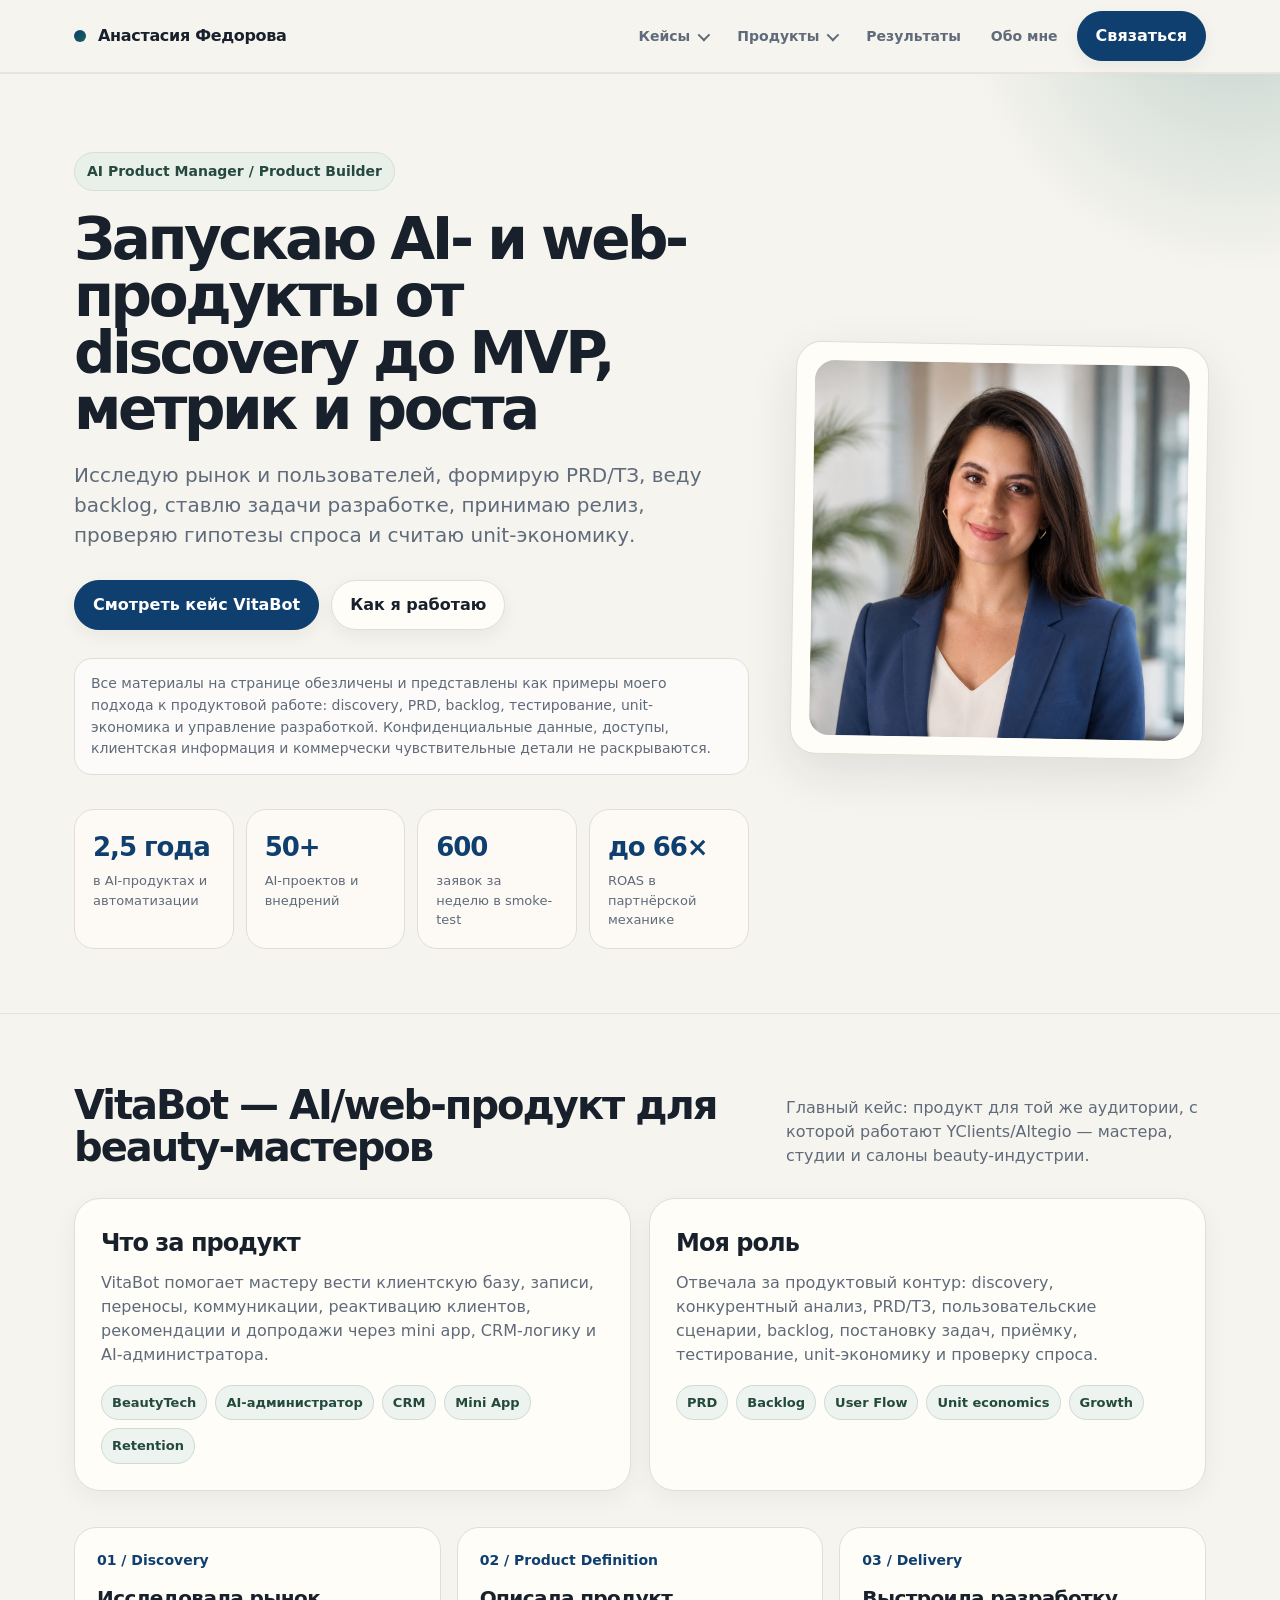
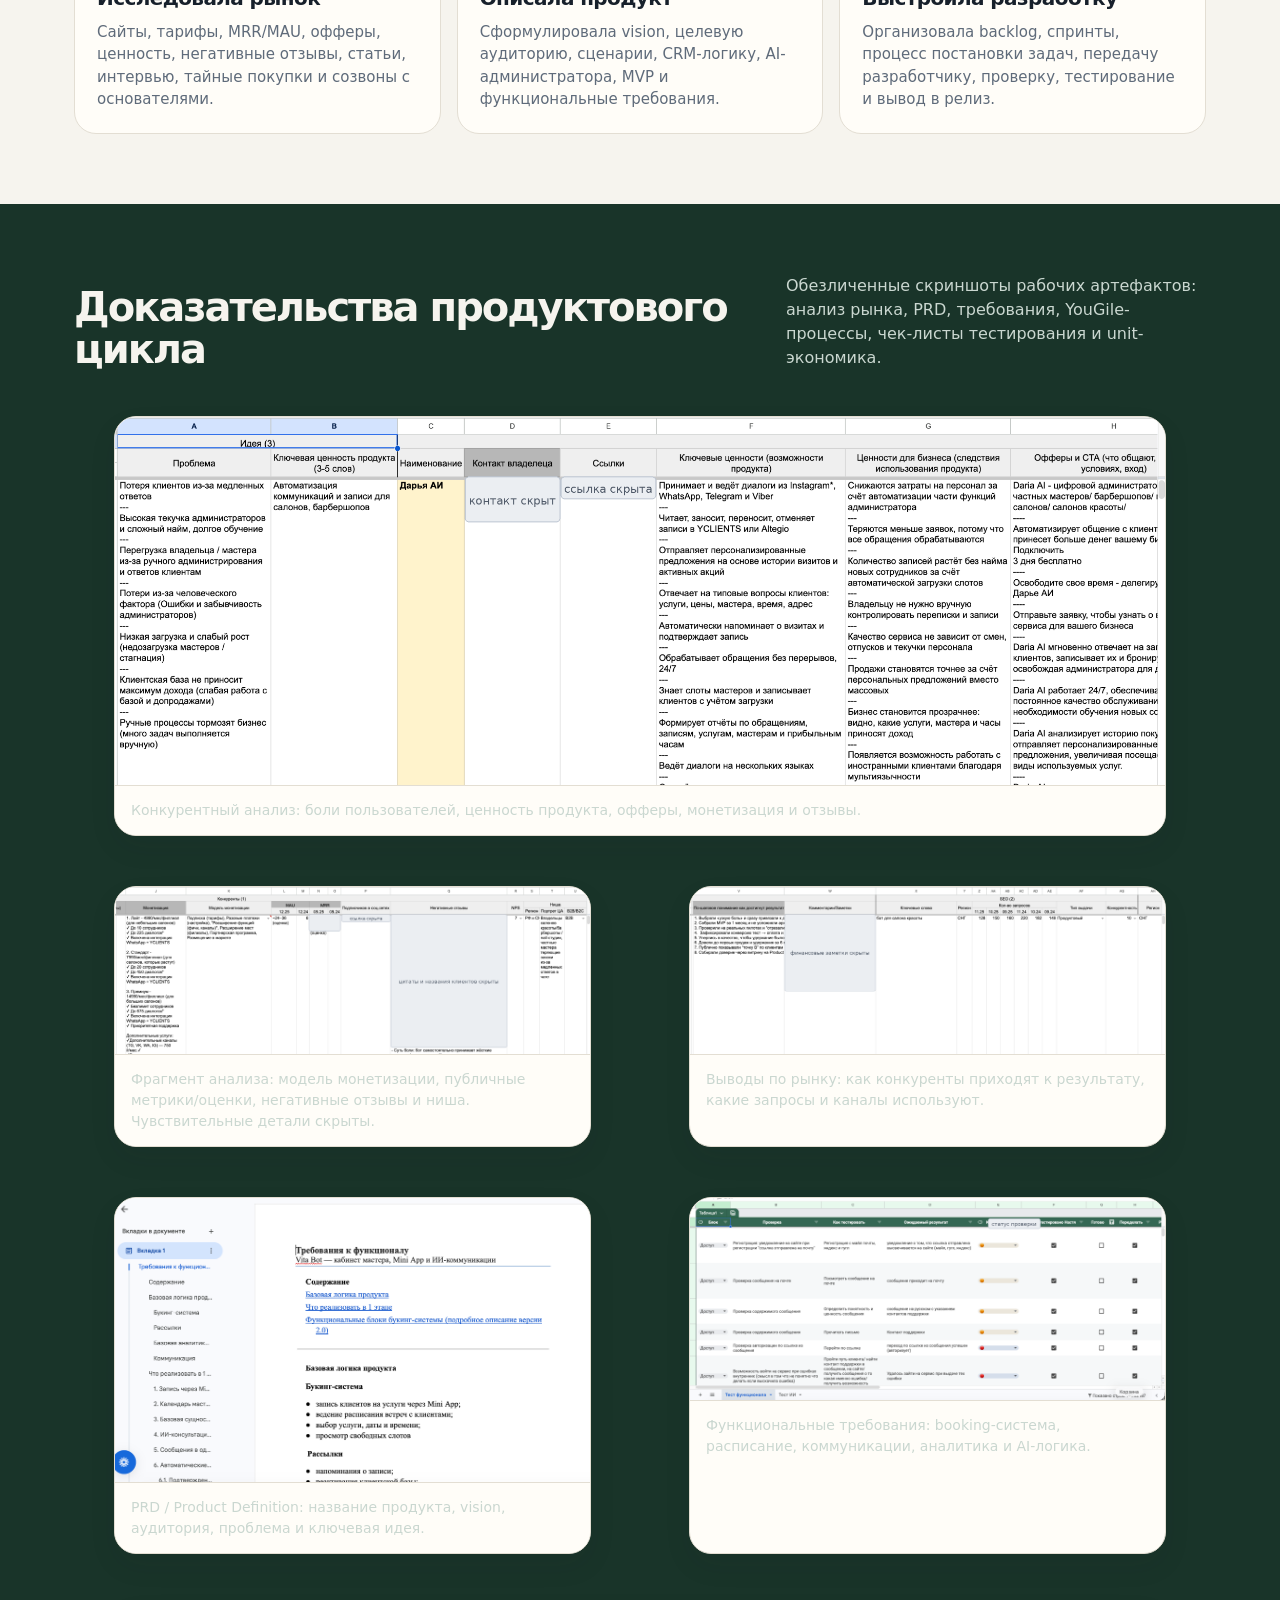
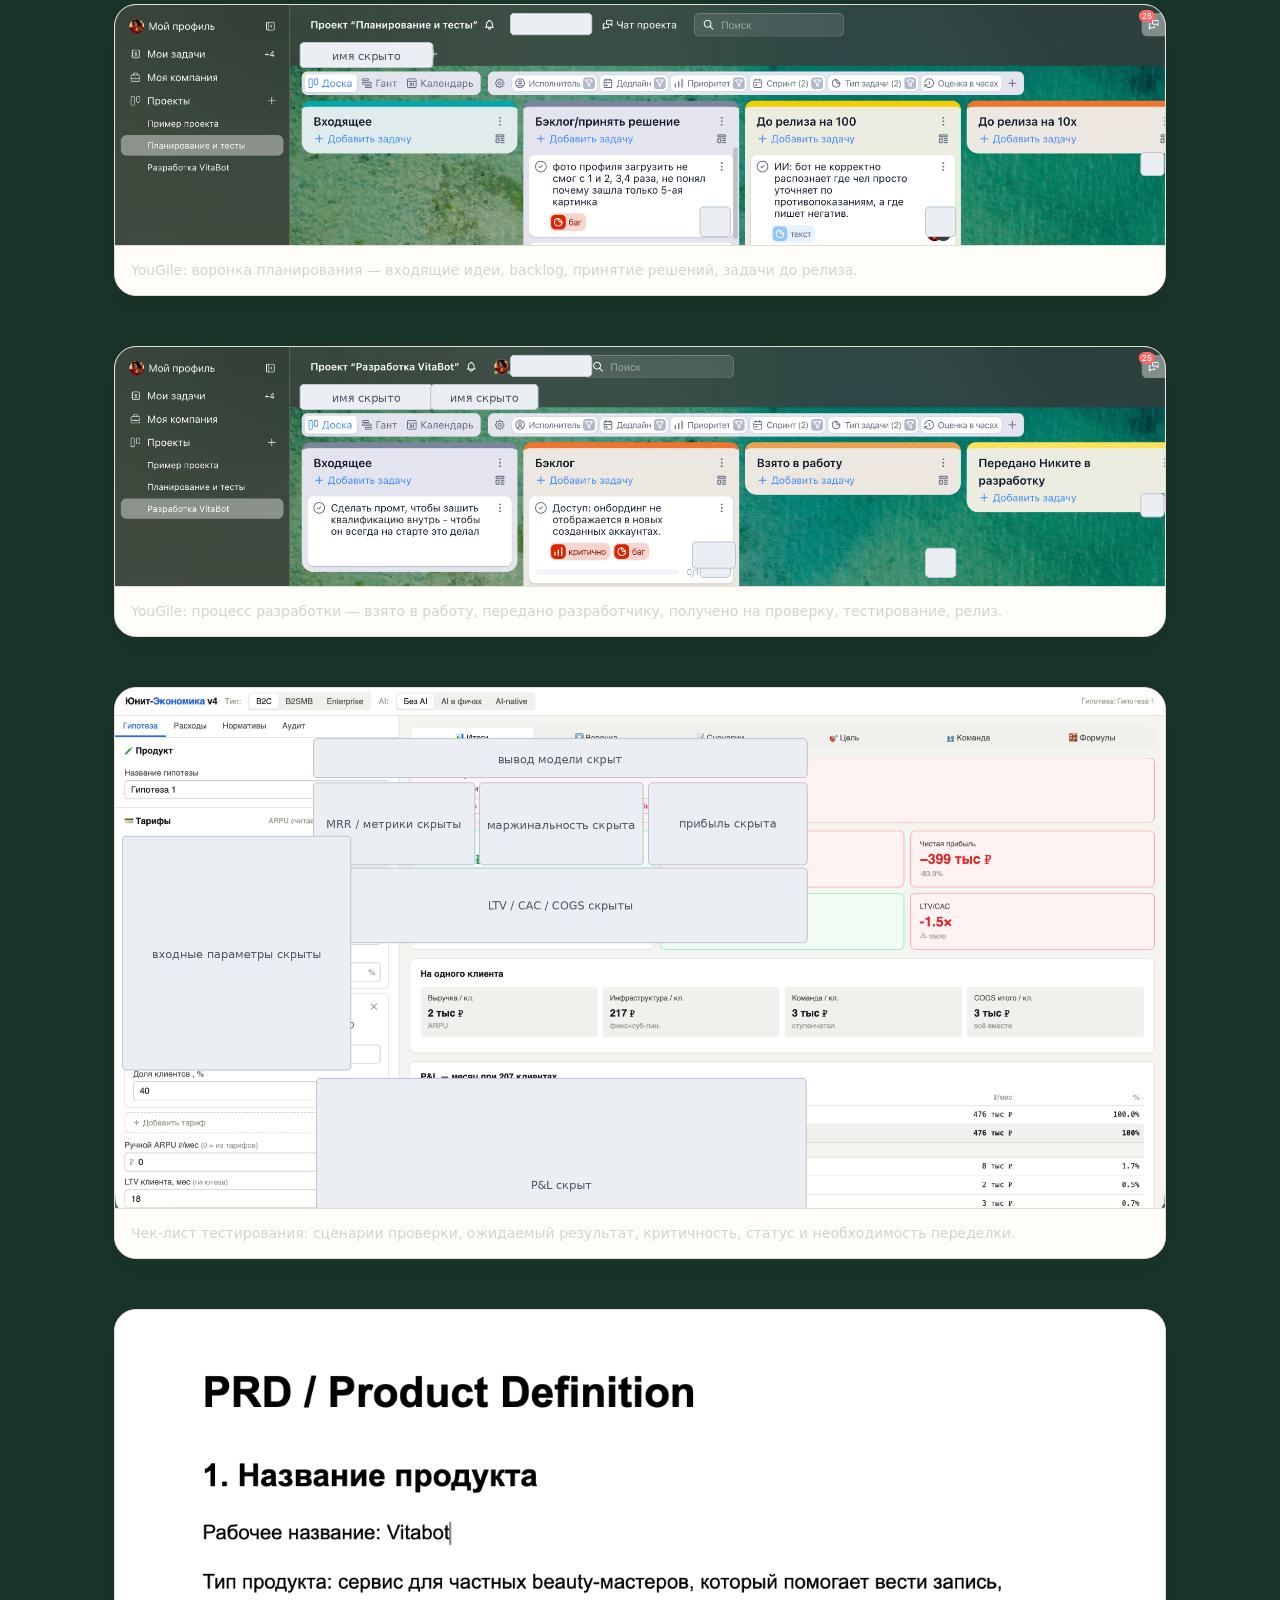
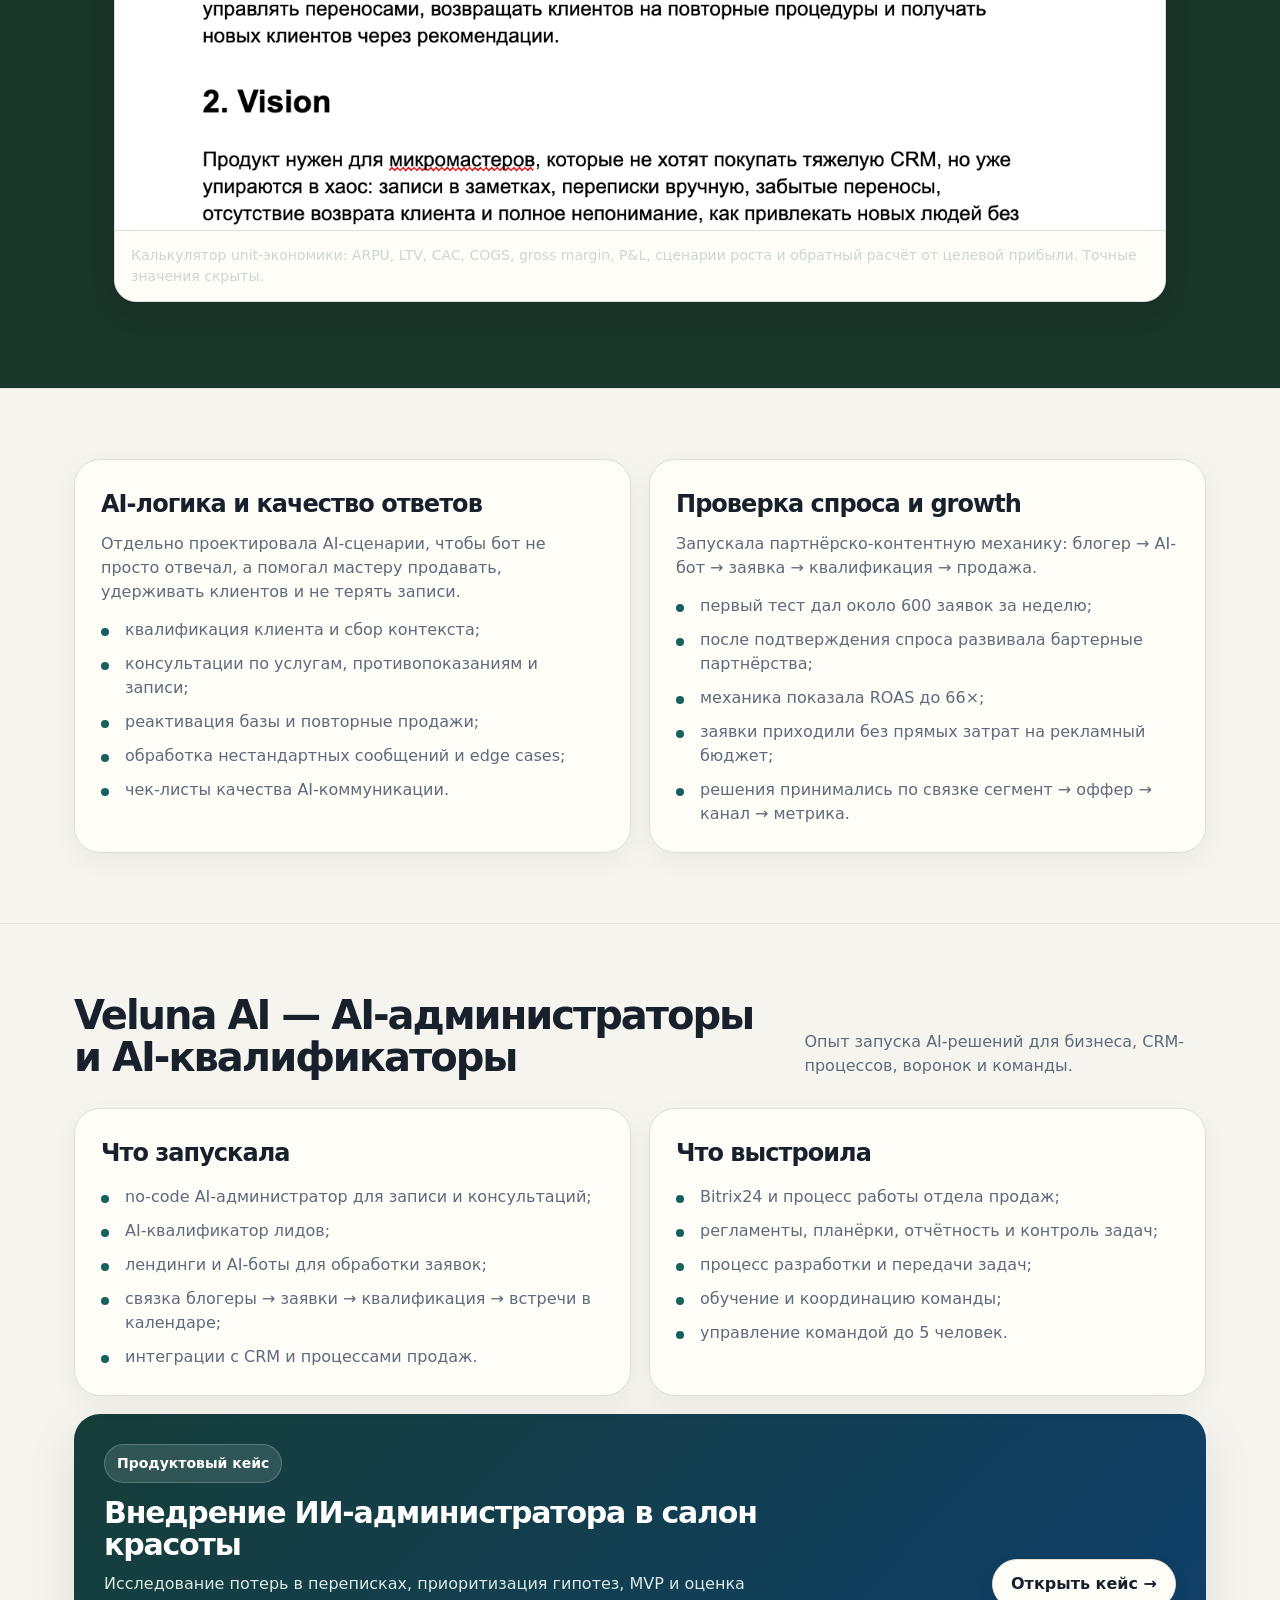
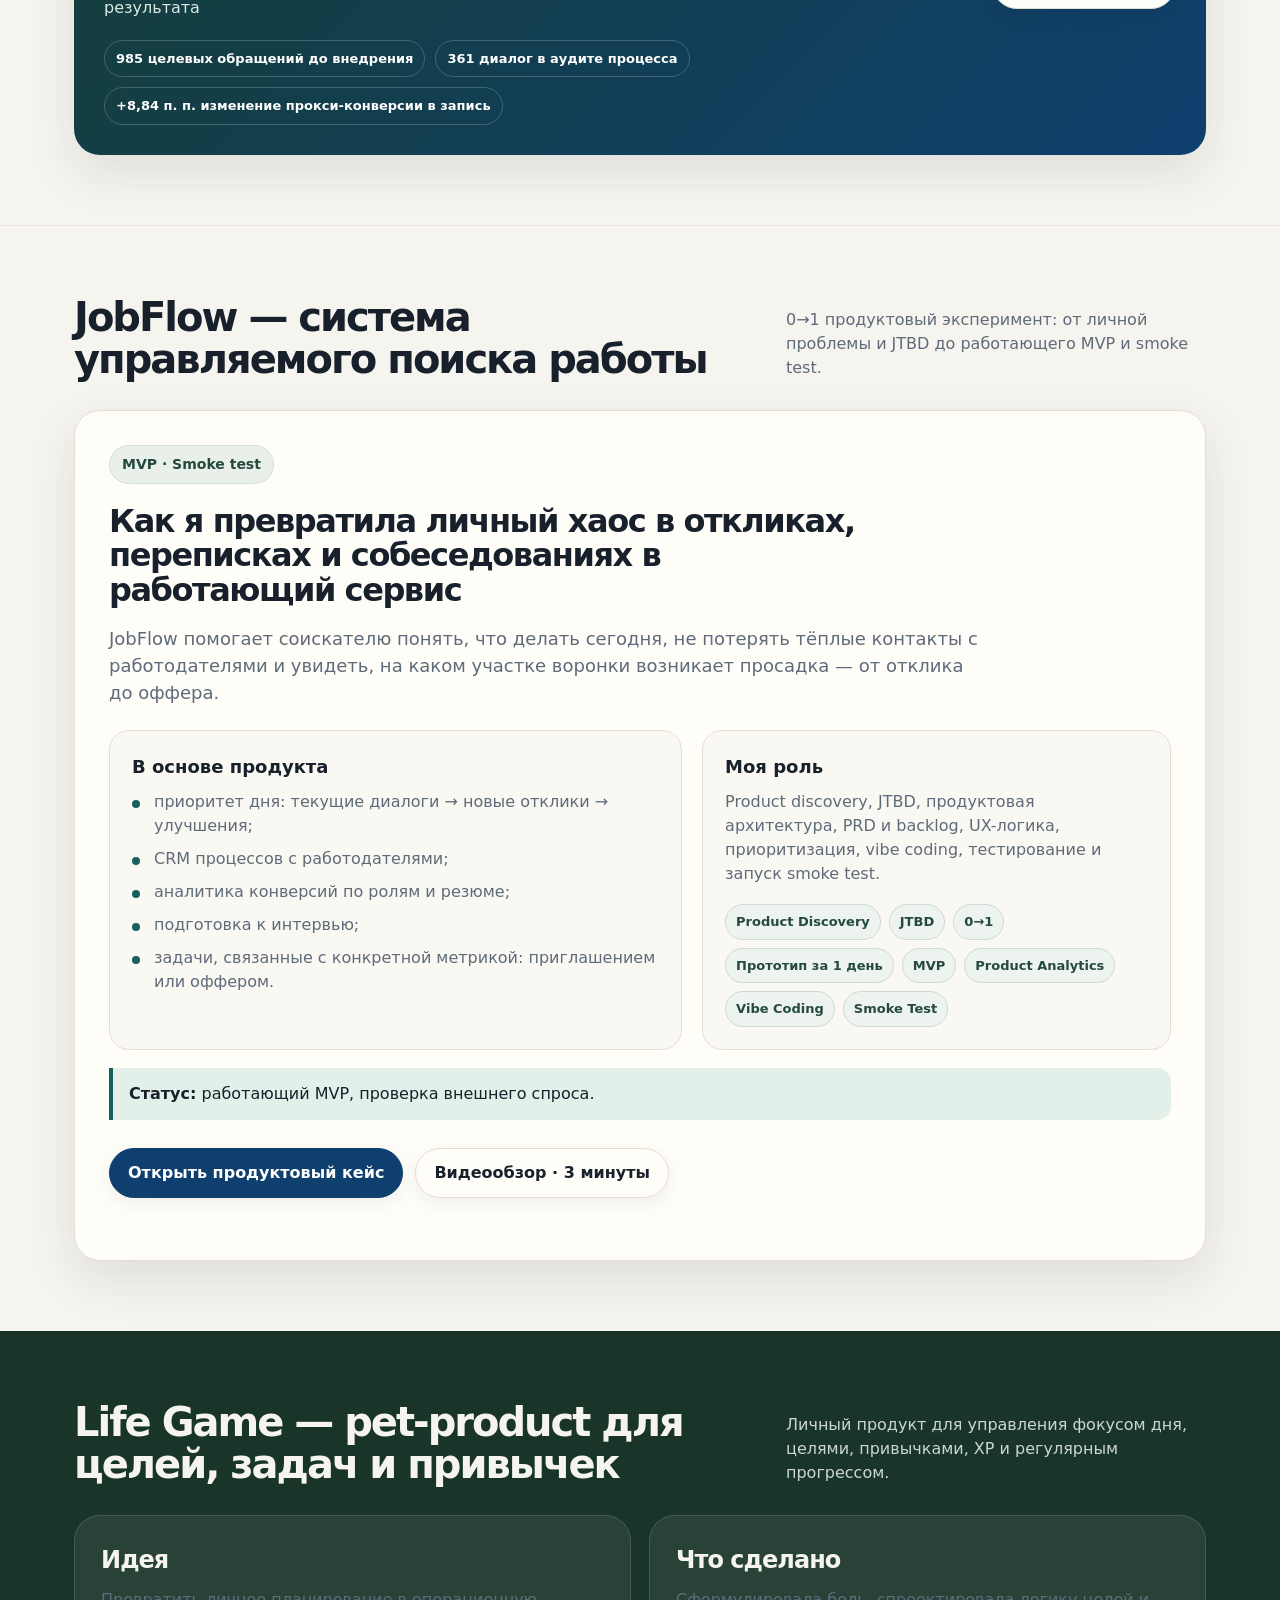
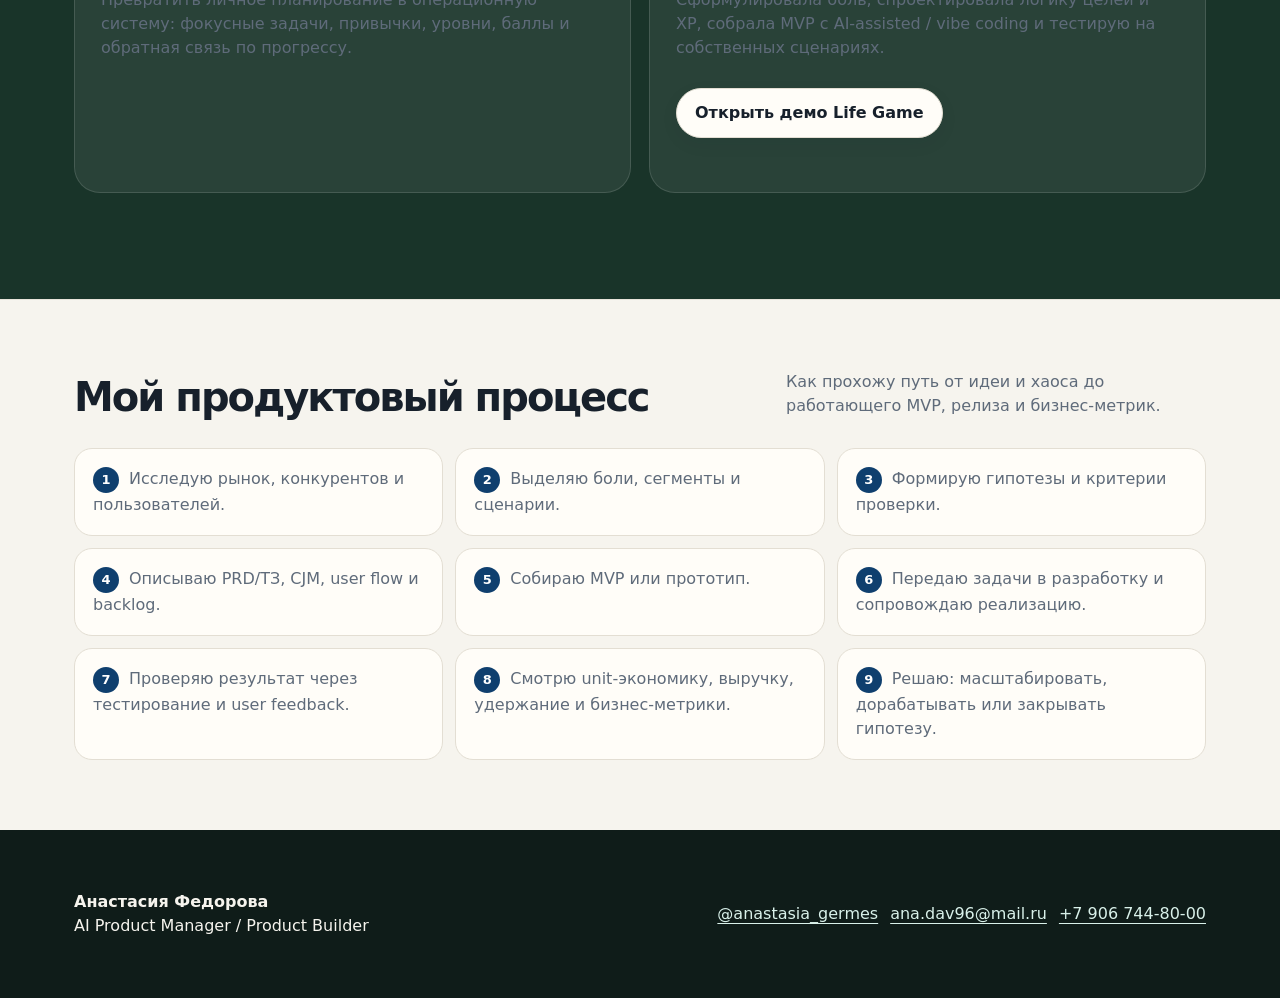
<file: index.html>
<!doctype html>
<html lang="ru">
<head>
  <meta charset="utf-8" />
  <meta name="viewport" content="width=device-width, initial-scale=1" />
  <title>Анастасия Федорова — AI Product Manager / Product Builder</title>
  <meta name="description" content="Портфолио Product Manager: VitaBot, AI-продукты, discovery, PRD, backlog, разработка, тестирование, unit-экономика и growth." />
  <style>
    :root{
      --bg:#f6f4ee; --paper:#fffdf8; --ink:#17202b; --muted:#5f6b7a;
      --line:#e3ded3; --accent:#0f3f6e; --accent2:#16615d; --green:#e3f0e9;
      --sand:#eee5d2; --shadow:0 18px 50px rgba(23,32,43,.10);
      --radius:26px; --max:1180px;
    }
    *{box-sizing:border-box}
    html{scroll-behavior:smooth;scroll-padding-top:92px}
    body{margin:0;font-family:Inter, ui-sans-serif, system-ui, -apple-system, BlinkMacSystemFont, "Segoe UI", Arial, sans-serif;background:var(--bg);color:var(--ink);line-height:1.5}
    a{color:inherit;text-decoration:none}
    .wrap{max-width:var(--max);margin:0 auto;padding:0 24px}
    header{position:sticky;top:0;z-index:20;background:rgba(246,244,238,.86);backdrop-filter:blur(18px);border-bottom:1px solid rgba(227,222,211,.7)}
    .nav{min-height:72px;display:flex;align-items:center;justify-content:space-between;gap:24px}
    .brand{display:flex;align-items:center;gap:12px;font-weight:800;letter-spacing:-.02em}
    .brand-dot{width:12px;height:12px;border-radius:50%;background:linear-gradient(135deg,var(--accent),var(--accent2))}
    .nav-links{display:flex;gap:8px;font-size:14px;color:var(--muted);align-items:center}
    .nav-link,.nav-group>summary{display:flex;align-items:center;min-height:44px;padding:0 11px;border-radius:12px;font-weight:700;cursor:pointer;list-style:none}
    .nav-group>summary::-webkit-details-marker,.mobile-nav>summary::-webkit-details-marker{display:none}
    .nav-link:hover,.nav-group>summary:hover,.nav-group[open]>summary{background:var(--paper);color:var(--ink)}
    .nav-group{position:relative}
    .nav-group>summary:after{content:"";width:7px;height:7px;margin-left:8px;border-right:2px solid currentColor;border-bottom:2px solid currentColor;transform:rotate(45deg) translateY(-2px)}
    .nav-group[open]>summary:after{transform:rotate(225deg) translate(-1px,-1px)}
    .dropdown{position:absolute;top:calc(100% + 10px);left:0;width:330px;padding:10px;border:1px solid var(--line);border-radius:18px;background:var(--paper);box-shadow:var(--shadow)}
    .dropdown a{display:block;padding:12px;border-radius:12px;color:var(--ink)}
    .dropdown a:hover{background:var(--green)}
    .dropdown strong,.dropdown span{display:block}
    .dropdown span{margin-top:3px;color:var(--muted);font-size:12px;line-height:1.4}
    .mobile-nav{display:none;position:relative}
    .mobile-nav>summary{display:grid;place-items:center;width:48px;height:48px;border:1px solid var(--line);border-radius:14px;background:var(--paper);cursor:pointer}
    .menu-icon,.menu-icon:before,.menu-icon:after{display:block;width:21px;height:2px;border-radius:2px;background:var(--ink)}
    .menu-icon{position:relative}.menu-icon:before,.menu-icon:after{content:"";position:absolute;left:0}.menu-icon:before{top:-7px}.menu-icon:after{top:7px}
    .mobile-nav[open] .menu-icon{background:transparent}.mobile-nav[open] .menu-icon:before{top:0;transform:rotate(45deg)}.mobile-nav[open] .menu-icon:after{top:0;transform:rotate(-45deg)}
    .mobile-panel{position:absolute;right:0;top:58px;width:min(360px,calc(100vw - 32px));max-height:calc(100vh - 92px);overflow:auto;padding:16px;border:1px solid var(--line);border-radius:20px;background:var(--paper);box-shadow:var(--shadow)}
    .mobile-label{margin:8px 10px 5px;color:var(--muted);font-size:11px;font-weight:800;letter-spacing:.08em;text-transform:uppercase}
    .mobile-panel a{display:block;padding:11px 10px;border-radius:11px;font-weight:700;color:var(--ink)}
    .mobile-panel a:hover{background:var(--green)}
    .mobile-panel .mobile-contact{margin-top:12px;text-align:center;background:var(--accent);color:#fff}
    .btn{display:inline-flex;align-items:center;justify-content:center;min-height:48px;border-radius:999px;padding:12px 18px;color:var(--ink);font-size:16px;font-weight:700;border:1px solid var(--line);background:var(--paper);box-shadow:0 6px 18px rgba(23,32,43,.06)}
    .btn.primary{background:var(--accent);color:#fff;border-color:var(--accent)}
    .btn:hover{background:#f3eee5}.btn.primary:hover{background:#0b345c}
    a:focus-visible,summary:focus-visible{outline:3px solid #e5a83d;outline-offset:3px}
    .hero{padding:78px 0 64px;position:relative;overflow:hidden}
    .hero:before{content:"";position:absolute;inset:-40% -20% auto auto;width:600px;height:600px;border-radius:50%;background:radial-gradient(circle, rgba(22,97,93,.22), transparent 65%);pointer-events:none}
    .hero-grid{display:grid;grid-template-columns:1.24fr .76fr;gap:44px;align-items:center}
    .eyebrow{display:inline-flex;gap:8px;align-items:center;background:#e9efe9;color:#25493f;border:1px solid #d4e0d6;padding:8px 12px;border-radius:999px;font-size:14px;font-weight:700;margin-bottom:20px}
    h1{font-size:58px;line-height:.98;margin:0 0 22px;letter-spacing:-.06em}
    .lead{font-size:20px;color:var(--muted);max-width:760px;margin:0 0 30px}
    .hero-actions{display:flex;flex-wrap:wrap;gap:12px;margin:28px 0}
    .hero-card{background:var(--paper);border:1px solid var(--line);border-radius:var(--radius);padding:18px;box-shadow:var(--shadow);transform:rotate(1deg)}
    .disclaimer{margin-top:22px;padding:14px 16px;border:1px solid var(--line);border-radius:18px;background:rgba(255,255,255,.68);color:var(--muted);font-size:14px;line-height:1.55}
    .portrait{aspect-ratio:1/1;object-fit:cover;width:100%;border-radius:20px;display:block}
    .stats{display:grid;grid-template-columns:repeat(4,1fr);gap:12px;margin-top:34px}
    .stat{background:rgba(255,253,248,.78);border:1px solid var(--line);border-radius:20px;padding:18px}
    .stat b{display:block;font-size:26px;letter-spacing:-.04em;color:var(--accent)}
    .stat span{display:block;color:var(--muted);font-size:13px;margin-top:4px}
    section{padding:70px 0;border-top:1px solid rgba(227,222,211,.7)}
    .section-head{display:flex;justify-content:space-between;gap:28px;align-items:flex-end;margin-bottom:30px}
    .section-head h2{font-size:40px;letter-spacing:-.05em;line-height:1.05;margin:0;max-width:760px}
    .section-head p{color:var(--muted);margin:0;max-width:420px}
    .case-intro{display:grid;grid-template-columns:1fr 1fr;gap:18px;margin:24px 0 36px}
    .box{background:var(--paper);border:1px solid var(--line);border-radius:var(--radius);padding:26px;box-shadow:0 8px 24px rgba(23,32,43,.05)}
    .box h3{font-size:24px;letter-spacing:-.04em;margin:0 0 10px}
    .box p{color:var(--muted);margin:0}
    .tags{display:flex;flex-wrap:wrap;gap:8px;margin-top:18px}
    .tag{font-size:13px;border:1px solid #cfd9d5;background:#edf4f0;color:#25493f;border-radius:999px;padding:7px 10px;font-weight:700}
    .steps{display:grid;grid-template-columns:repeat(3,1fr);gap:16px}
    .step{background:var(--paper);border:1px solid var(--line);border-radius:22px;padding:22px;position:relative;overflow:hidden}
    .num{font-weight:900;color:var(--accent);font-size:14px;margin-bottom:12px}
    .step h3{margin:0 0 8px;font-size:20px;letter-spacing:-.03em}
    .step p{margin:0;color:var(--muted);font-size:15px}
    .evidence{display:grid;grid-template-columns:1fr 1fr;gap:18px;margin-top:22px}
    .shot{background:var(--paper);border:1px solid var(--line);border-radius:22px;overflow:hidden;box-shadow:0 12px 28px rgba(23,32,43,.07)}
    .shot img{width:100%;display:block;object-fit:cover;max-height:430px;object-position:top left;background:#fff}
    .shot.tall img{max-height:620px}
    .shot.wide{grid-column:1 / -1}
    .shot.wide img{max-height:520px}
    .cap{padding:14px 16px;color:var(--muted);font-size:14px;border-top:1px solid var(--line);background:#fffdf8}
    .dark{background:#193429;color:#f6f4ee;border-top:0}
    .dark .section-head p,.dark .muted,.dark .cap{color:#cad7d0}
    .dark .box,.dark .step{background:rgba(255,255,255,.07);border-color:rgba(255,255,255,.13);box-shadow:none}
    .dark .tag{background:rgba(255,255,255,.10);border-color:rgba(255,255,255,.18);color:#f6f4ee}
    .dark .num{color:#9ad3bf}
    .columns{display:grid;grid-template-columns:1fr 1fr;gap:18px}
    ul.clean{margin:14px 0 0;padding:0;list-style:none;display:grid;gap:10px;color:var(--muted)}
    ul.clean li{position:relative;padding-left:24px}
    ul.clean li:before{content:"";position:absolute;left:0;top:.62em;width:8px;height:8px;border-radius:50%;background:var(--accent2)}
    .dark ul.clean{color:#cad7d0}
    .process{counter-reset:item;display:grid;grid-template-columns:repeat(3,1fr);gap:12px}
    .process div{counter-increment:item;background:var(--paper);border:1px solid var(--line);border-radius:18px;padding:18px;color:var(--muted)}
    .process div:before{content:counter(item);display:inline-flex;width:26px;height:26px;align-items:center;justify-content:center;background:var(--accent);color:white;border-radius:50%;font-size:13px;font-weight:800;margin-right:10px}
    .featured-case{margin-top:18px;padding:30px;border-radius:var(--radius);background:linear-gradient(135deg,#153e38,#0f3f6e);color:#fff;box-shadow:var(--shadow);display:grid;grid-template-columns:1fr auto;gap:28px;align-items:center}
    .featured-case .eyebrow{margin:0 0 14px;background:rgba(255,255,255,.12);border-color:rgba(255,255,255,.2);color:#fff}
    .featured-case h3{font-size:30px;line-height:1.08;letter-spacing:-.04em;margin:0 0 10px;max-width:760px}
    .featured-case p{margin:0;color:#dce9e5;max-width:720px}
    .featured-case .case-metrics{display:flex;flex-wrap:wrap;gap:10px;margin-top:20px}
    .featured-case .case-metrics span{padding:8px 11px;border:1px solid rgba(255,255,255,.2);border-radius:999px;font-size:13px;font-weight:700}
    .featured-case .btn{white-space:nowrap}
    .jobflow-card{margin-top:26px;padding:34px;border:1px solid var(--line);border-radius:var(--radius);background:var(--paper);box-shadow:var(--shadow)}
    .jobflow-card h3{font-size:32px;line-height:1.08;letter-spacing:-.045em;margin:0 0 12px;max-width:780px}
    .jobflow-card>.lead-copy{max-width:880px;color:var(--muted);font-size:18px}
    .jobflow-grid{display:grid;grid-template-columns:1.1fr .9fr;gap:20px;margin-top:24px}
    .jobflow-panel{padding:22px;border:1px solid var(--line);border-radius:20px;background:#faf8f2}
    .jobflow-panel h4{margin:0 0 10px;font-size:18px}
    .jobflow-panel p{margin:0;color:var(--muted)}
    .jobflow-panel ul{margin:0;padding:0;list-style:none;display:grid;gap:9px;color:var(--muted)}
    .jobflow-panel li{position:relative;padding-left:22px}.jobflow-panel li:before{content:"";position:absolute;left:0;top:.62em;width:8px;height:8px;border-radius:50%;background:var(--accent2)}
    .jobflow-status{margin-top:18px;padding:14px 16px;border-left:4px solid var(--accent2);border-radius:0 14px 14px 0;background:var(--green)}
    .footer{padding:44px 0;background:#0f1c19;color:#f6f4ee}
    .footer-grid{display:flex;justify-content:space-between;gap:24px;align-items:center}
    .footer a{color:#d9f1ea;text-decoration:underline;text-underline-offset:4px}
    @media (max-width:920px){
      .hero-grid,.case-intro,.columns,.evidence,.featured-case,.jobflow-grid{grid-template-columns:1fr}.stats,.steps,.process{grid-template-columns:1fr 1fr}.nav-links{display:none}.mobile-nav{display:block}h1{font-size:44px}.section-head{display:block}.section-head h2{font-size:34px}.section-head p{margin-top:12px}.hero-card{transform:none;max-width:420px}.shot.wide{grid-column:auto}
    }
    @media (max-width:580px){.wrap{padding:0 16px}.stats,.steps,.process{grid-template-columns:1fr}.hero{padding-top:48px}h1{font-size:36px}.lead{font-size:17px}.section-head h2{font-size:30px}.footer-grid{display:block}.footer-grid .hero-actions{margin-top:18px}}
  </style>
</head>
<body>
<header>
  <div class="wrap nav">
    <a class="brand" href="#top"><span class="brand-dot"></span><span>Анастасия Федорова</span></a>
    <nav class="nav-links" aria-label="Основная навигация">
      <details class="nav-group">
        <summary>Кейсы</summary>
        <div class="dropdown">
          <a href="cases/ai-admin/"><strong>ИИ-администратор</strong><span>Аудит 361 диалога → гипотезы → MVP → результат</span></a>
          <a href="#vitabot"><strong>VitaBot</strong><span>Проектирование продукта от идеи до MVP</span></a>
          <a href="cases/jobflow/"><strong>JobFlow</strong><span>JTBD → продуктовая модель → MVP → smoke test</span></a>
        </div>
      </details>
      <details class="nav-group">
        <summary>Продукты</summary>
        <div class="dropdown">
          <a href="#hermes"><strong>Veluna AI</strong><span>ИИ-администраторы для клиентских коммуникаций</span></a>
          <a href="cases/jobflow/"><strong>JobFlow</strong><span>CRM и продуктовый подход к поиску работы</span></a>
          <a href="#lifegame"><strong>Life Game</strong><span>Pet-product для целей, задач и привычек</span></a>
        </div>
      </details>
      <a class="nav-link" href="#evidence">Результаты</a>
      <a class="nav-link" href="#top">Обо мне</a>
      <a class="btn primary" href="https://t.me/anastasia_germes">Связаться</a>
    </nav>
    <details class="mobile-nav">
      <summary aria-label="Открыть меню"><span class="menu-icon" aria-hidden="true"></span></summary>
      <nav class="mobile-panel" aria-label="Мобильная навигация">
        <div class="mobile-label">Кейсы</div>
        <a href="cases/ai-admin/">ИИ-администратор</a><a href="#vitabot">VitaBot</a><a href="cases/jobflow/">JobFlow</a>
        <div class="mobile-label">Продукты</div>
        <a href="#hermes">Veluna AI</a><a href="cases/jobflow/">JobFlow</a><a href="#lifegame">Life Game</a>
        <div class="mobile-label">Портфолио</div>
        <a href="#evidence">Результаты</a><a href="#top">Обо мне</a>
        <a class="mobile-contact" href="https://t.me/anastasia_germes">Связаться</a>
      </nav>
    </details>
  </div>
</header>

<main id="top">
  <section class="hero">
    <div class="wrap hero-grid">
      <div>
        <div class="eyebrow">AI Product Manager / Product Builder</div>
        <h1>Запускаю AI- и web-продукты от discovery до MVP, метрик и роста</h1>
        <p class="lead">Исследую рынок и пользователей, формирую PRD/ТЗ, веду backlog, ставлю задачи разработке, принимаю релиз, проверяю гипотезы спроса и считаю unit-экономику.</p>
        <div class="hero-actions">
          <a class="btn primary" href="#vitabot">Смотреть кейс VitaBot</a>
          <a class="btn" href="#process">Как я работаю</a>
        </div>
        <div class="disclaimer">
          Все материалы на странице обезличены и представлены как примеры моего подхода к продуктовой работе: discovery, PRD, backlog, тестирование, unit-экономика и управление разработкой. Конфиденциальные данные, доступы, клиентская информация и коммерчески чувствительные детали не раскрываются.
        </div>
        <div class="stats">
          <div class="stat"><b>2,5 года</b><span>в AI-продуктах и автоматизации</span></div>
          <div class="stat"><b>50+</b><span>AI-проектов и внедрений</span></div>
          <div class="stat"><b>600</b><span>заявок за неделю в smoke-test</span></div>
          <div class="stat"><b>до 66×</b><span>ROAS в партнёрской механике</span></div>
        </div>
      </div>
      <div class="hero-card">
        <img class="portrait" src="assets/portrait.png" alt="Профессиональный портрет Анастасии Федоровой" />
      </div>
    </div>
  </section>

  <section id="vitabot">
    <div class="wrap">
      <div class="section-head">
        <h2>VitaBot — AI/web-продукт для beauty-мастеров</h2>
        <p>Главный кейс: продукт для той же аудитории, с которой работают YClients/Altegio — мастера, студии и салоны beauty-индустрии.</p>
      </div>
      <div class="case-intro">
        <div class="box">
          <h3>Что за продукт</h3>
          <p>VitaBot помогает мастеру вести клиентскую базу, записи, переносы, коммуникации, реактивацию клиентов, рекомендации и допродажи через mini app, CRM-логику и AI-администратора.</p>
          <div class="tags"><span class="tag">BeautyTech</span><span class="tag">AI-администратор</span><span class="tag">CRM</span><span class="tag">Mini App</span><span class="tag">Retention</span></div>
        </div>
        <div class="box">
          <h3>Моя роль</h3>
          <p>Отвечала за продуктовый контур: discovery, конкурентный анализ, PRD/ТЗ, пользовательские сценарии, backlog, постановку задач, приёмку, тестирование, unit-экономику и проверку спроса.</p>
          <div class="tags"><span class="tag">PRD</span><span class="tag">Backlog</span><span class="tag">User Flow</span><span class="tag">Unit economics</span><span class="tag">Growth</span></div>
        </div>
      </div>
      <div class="steps">
        <article class="step"><div class="num">01 / Discovery</div><h3>Исследовала рынок</h3><p>Сайты, тарифы, MRR/MAU, офферы, ценность, негативные отзывы, статьи, интервью, тайные покупки и созвоны с основателями.</p></article>
        <article class="step"><div class="num">02 / Product Definition</div><h3>Описала продукт</h3><p>Сформулировала vision, целевую аудиторию, сценарии, CRM-логику, AI-администратора, MVP и функциональные требования.</p></article>
        <article class="step"><div class="num">03 / Delivery</div><h3>Выстроила разработку</h3><p>Организовала backlog, спринты, процесс постановки задач, передачу разработчику, проверку, тестирование и вывод в релиз.</p></article>
      </div>
    </div>
  </section>

  <section id="evidence" class="dark">
    <div class="wrap">
      <div class="section-head">
        <h2>Доказательства продуктового цикла</h2>
        <p>Обезличенные скриншоты рабочих артефактов: анализ рынка, PRD, требования, YouGile-процессы, чек-листы тестирования и unit-экономика.</p>
      </div>
      <div class="evidence">
        <figure class="shot wide"><img src="assets/competitor_analysis_1.png" alt="Конкурентный анализ beauty-рынка"/><figcaption class="cap">Конкурентный анализ: боли пользователей, ценность продукта, офферы, монетизация и отзывы.</figcaption></figure>
        <figure class="shot"><img src="assets/competitor_analysis_2.png" alt="Анализ конкурентов и метрик"/><figcaption class="cap">Фрагмент анализа: модель монетизации, публичные метрики/оценки, негативные отзывы и ниша. Чувствительные детали скрыты.</figcaption></figure>
        <figure class="shot"><img src="assets/competitor_analysis_3.png" alt="SEO и комментарии по competitor analysis"/><figcaption class="cap">Выводы по рынку: как конкуренты приходят к результату, какие запросы и каналы используют.</figcaption></figure>
        <figure class="shot tall"><img src="assets/prd_definition.png" alt="PRD Product Definition VitaBot"/><figcaption class="cap">PRD / Product Definition: название продукта, vision, аудитория, проблема и ключевая идея.</figcaption></figure>
        <figure class="shot tall"><img src="assets/functional_requirements.png" alt="Функциональные требования VitaBot"/><figcaption class="cap">Функциональные требования: booking-система, расписание, коммуникации, аналитика и AI-логика.</figcaption></figure>
        <figure class="shot wide"><img src="assets/planning_pipeline.png" alt="Воронка планирования YouGile"/><figcaption class="cap">YouGile: воронка планирования — входящие идеи, backlog, принятие решений, задачи до релиза.</figcaption></figure>
        <figure class="shot wide"><img src="assets/dev_pipeline_1.png" alt="Процесс разработки в YouGile"/><figcaption class="cap">YouGile: процесс разработки — взято в работу, передано разработчику, получено на проверку, тестирование, релиз.</figcaption></figure>
        <figure class="shot wide"><img src="assets/testing_checklist.png" alt="Чек-лист тестирования функционала"/><figcaption class="cap">Чек-лист тестирования: сценарии проверки, ожидаемый результат, критичность, статус и необходимость переделки.</figcaption></figure>
        <figure class="shot tall wide"><img src="assets/unit_economics.png" alt="Калькулятор unit-экономики"/><figcaption class="cap">Калькулятор unit-экономики: ARPU, LTV, CAC, COGS, gross margin, P&L, сценарии роста и обратный расчёт от целевой прибыли. Точные значения скрыты.</figcaption></figure>
      </div>
    </div>
  </section>

  <section>
    <div class="wrap columns">
      <div class="box">
        <h3>AI-логика и качество ответов</h3>
        <p>Отдельно проектировала AI-сценарии, чтобы бот не просто отвечал, а помогал мастеру продавать, удерживать клиентов и не терять записи.</p>
        <ul class="clean">
          <li>квалификация клиента и сбор контекста;</li>
          <li>консультации по услугам, противопоказаниям и записи;</li>
          <li>реактивация базы и повторные продажи;</li>
          <li>обработка нестандартных сообщений и edge cases;</li>
          <li>чек-листы качества AI-коммуникации.</li>
        </ul>
      </div>
      <div class="box">
        <h3>Проверка спроса и growth</h3>
        <p>Запускала партнёрско-контентную механику: блогер → AI-бот → заявка → квалификация → продажа.</p>
        <ul class="clean">
          <li>первый тест дал около 600 заявок за неделю;</li>
          <li>после подтверждения спроса развивала бартерные партнёрства;</li>
          <li>механика показала ROAS до 66×;</li>
          <li>заявки приходили без прямых затрат на рекламный бюджет;</li>
          <li>решения принимались по связке сегмент → оффер → канал → метрика.</li>
        </ul>
      </div>
    </div>
  </section>

  <section id="hermes">
    <div class="wrap">
      <div class="section-head">
        <h2>Veluna AI — AI-администраторы и AI-квалификаторы</h2>
        <p>Опыт запуска AI-решений для бизнеса, CRM-процессов, воронок и команды.</p>
      </div>
      <div class="columns">
        <div class="box">
          <h3>Что запускала</h3>
          <ul class="clean">
            <li>no-code AI-администратор для записи и консультаций;</li>
            <li>AI-квалификатор лидов;</li>
            <li>лендинги и AI-боты для обработки заявок;</li>
            <li>связка блогеры → заявки → квалификация → встречи в календаре;</li>
            <li>интеграции с CRM и процессами продаж.</li>
          </ul>
        </div>
        <div class="box">
          <h3>Что выстроила</h3>
          <ul class="clean">
            <li>Bitrix24 и процесс работы отдела продаж;</li>
            <li>регламенты, планёрки, отчётность и контроль задач;</li>
            <li>процесс разработки и передачи задач;</li>
            <li>обучение и координацию команды;</li>
            <li>управление командой до 5 человек.</li>
          </ul>
        </div>
      </div>
      <article class="featured-case">
        <div>
          <div class="eyebrow">Продуктовый кейс</div>
          <h3>Внедрение ИИ-администратора в салон красоты</h3>
          <p>Исследование потерь в переписках, приоритизация гипотез, MVP и оценка результата</p>
          <div class="case-metrics" role="group" aria-label="Ключевые показатели кейса">
            <span>985 целевых обращений до внедрения</span>
            <span>361 диалог в аудите процесса</span>
            <span>+8,84 п. п. изменение прокси-конверсии в запись</span>
          </div>
        </div>
        <a class="btn" href="cases/ai-admin/">Открыть кейс →</a>
      </article>
    </div>
  </section>


  <section id="jobflow">
    <div class="wrap">
      <div class="section-head">
        <h2>JobFlow — система управляемого поиска работы</h2>
        <p>0→1 продуктовый эксперимент: от личной проблемы и JTBD до работающего MVP и smoke test.</p>
      </div>
      <article class="jobflow-card">
        <div class="eyebrow">MVP · Smoke test</div>
        <h3>Как я превратила личный хаос в откликах, переписках и собеседованиях в работающий сервис</h3>
        <p class="lead-copy">JobFlow помогает соискателю понять, что делать сегодня, не потерять тёплые контакты с работодателями и увидеть, на каком участке воронки возникает просадка — от отклика до оффера.</p>
        <div class="jobflow-grid">
          <div class="jobflow-panel">
            <h4>В основе продукта</h4>
            <ul>
              <li>приоритет дня: текущие диалоги → новые отклики → улучшения;</li>
              <li>CRM процессов с работодателями;</li>
              <li>аналитика конверсий по ролям и резюме;</li>
              <li>подготовка к интервью;</li>
              <li>задачи, связанные с конкретной метрикой: приглашением или оффером.</li>
            </ul>
          </div>
          <div class="jobflow-panel">
            <h4>Моя роль</h4>
            <p>Product discovery, JTBD, продуктовая архитектура, PRD и backlog, UX-логика, приоритизация, vibe coding, тестирование и запуск smoke test.</p>
            <div class="tags"><span class="tag">Product Discovery</span><span class="tag">JTBD</span><span class="tag">0→1</span><span class="tag">Прототип за 1 день</span><span class="tag">MVP</span><span class="tag">Product Analytics</span><span class="tag">Vibe Coding</span><span class="tag">Smoke Test</span></div>
          </div>
        </div>
        <div class="jobflow-status"><strong>Статус:</strong> работающий MVP, проверка внешнего спроса.</div>
        <div class="hero-actions"><a class="btn primary" href="cases/jobflow/">Открыть продуктовый кейс</a><a class="btn" href="cases/jobflow/#video">Видеообзор · 3 минуты</a></div>
      </article>
    </div>
  </section>

  <section id="lifegame" class="dark">
    <div class="wrap">
      <div class="section-head">
        <h2>Life Game — pet-product для целей, задач и привычек</h2>
        <p>Личный продукт для управления фокусом дня, целями, привычками, XP и регулярным прогрессом.</p>
      </div>
      <div class="case-intro">
        <div class="box">
          <h3>Идея</h3>
          <p>Превратить личное планирование в операционную систему: фокусные задачи, привычки, уровни, баллы и обратная связь по прогрессу.</p>
        </div>
        <div class="box">
          <h3>Что сделано</h3>
          <p>Сформулировала боль, спроектировала логику целей и XP, собрала MVP с AI-assisted / vibe coding и тестирую на собственных сценариях.</p>
          <div class="hero-actions"><a class="btn" href="https://life-game-orpin.vercel.app/">Открыть демо Life Game</a></div>
        </div>
      </div>
    </div>
  </section>

  <section id="process">
    <div class="wrap">
      <div class="section-head">
        <h2>Мой продуктовый процесс</h2>
        <p>Как прохожу путь от идеи и хаоса до работающего MVP, релиза и бизнес-метрик.</p>
      </div>
      <div class="process">
        <div>Исследую рынок, конкурентов и пользователей.</div>
        <div>Выделяю боли, сегменты и сценарии.</div>
        <div>Формирую гипотезы и критерии проверки.</div>
        <div>Описываю PRD/ТЗ, CJM, user flow и backlog.</div>
        <div>Собираю MVP или прототип.</div>
        <div>Передаю задачи в разработку и сопровождаю реализацию.</div>
        <div>Проверяю результат через тестирование и user feedback.</div>
        <div>Смотрю unit-экономику, выручку, удержание и бизнес-метрики.</div>
        <div>Решаю: масштабировать, дорабатывать или закрывать гипотезу.</div>
      </div>
    </div>
  </section>
</main>

<footer class="footer">
  <div class="wrap footer-grid">
    <div>
      <strong>Анастасия Федорова</strong><br/>
      AI Product Manager / Product Builder
    </div>
    <div class="hero-actions">
      <a href="https://t.me/anastasia_germes">@anastasia_germes</a>
      <a href="mailto:ana.dav96@mail.ru">ana.dav96@mail.ru</a>
      <a href="tel:+79067448000">+7 906 744-80-00</a>
    </div>
  </div>
</footer>
</body>
</html>
</file>
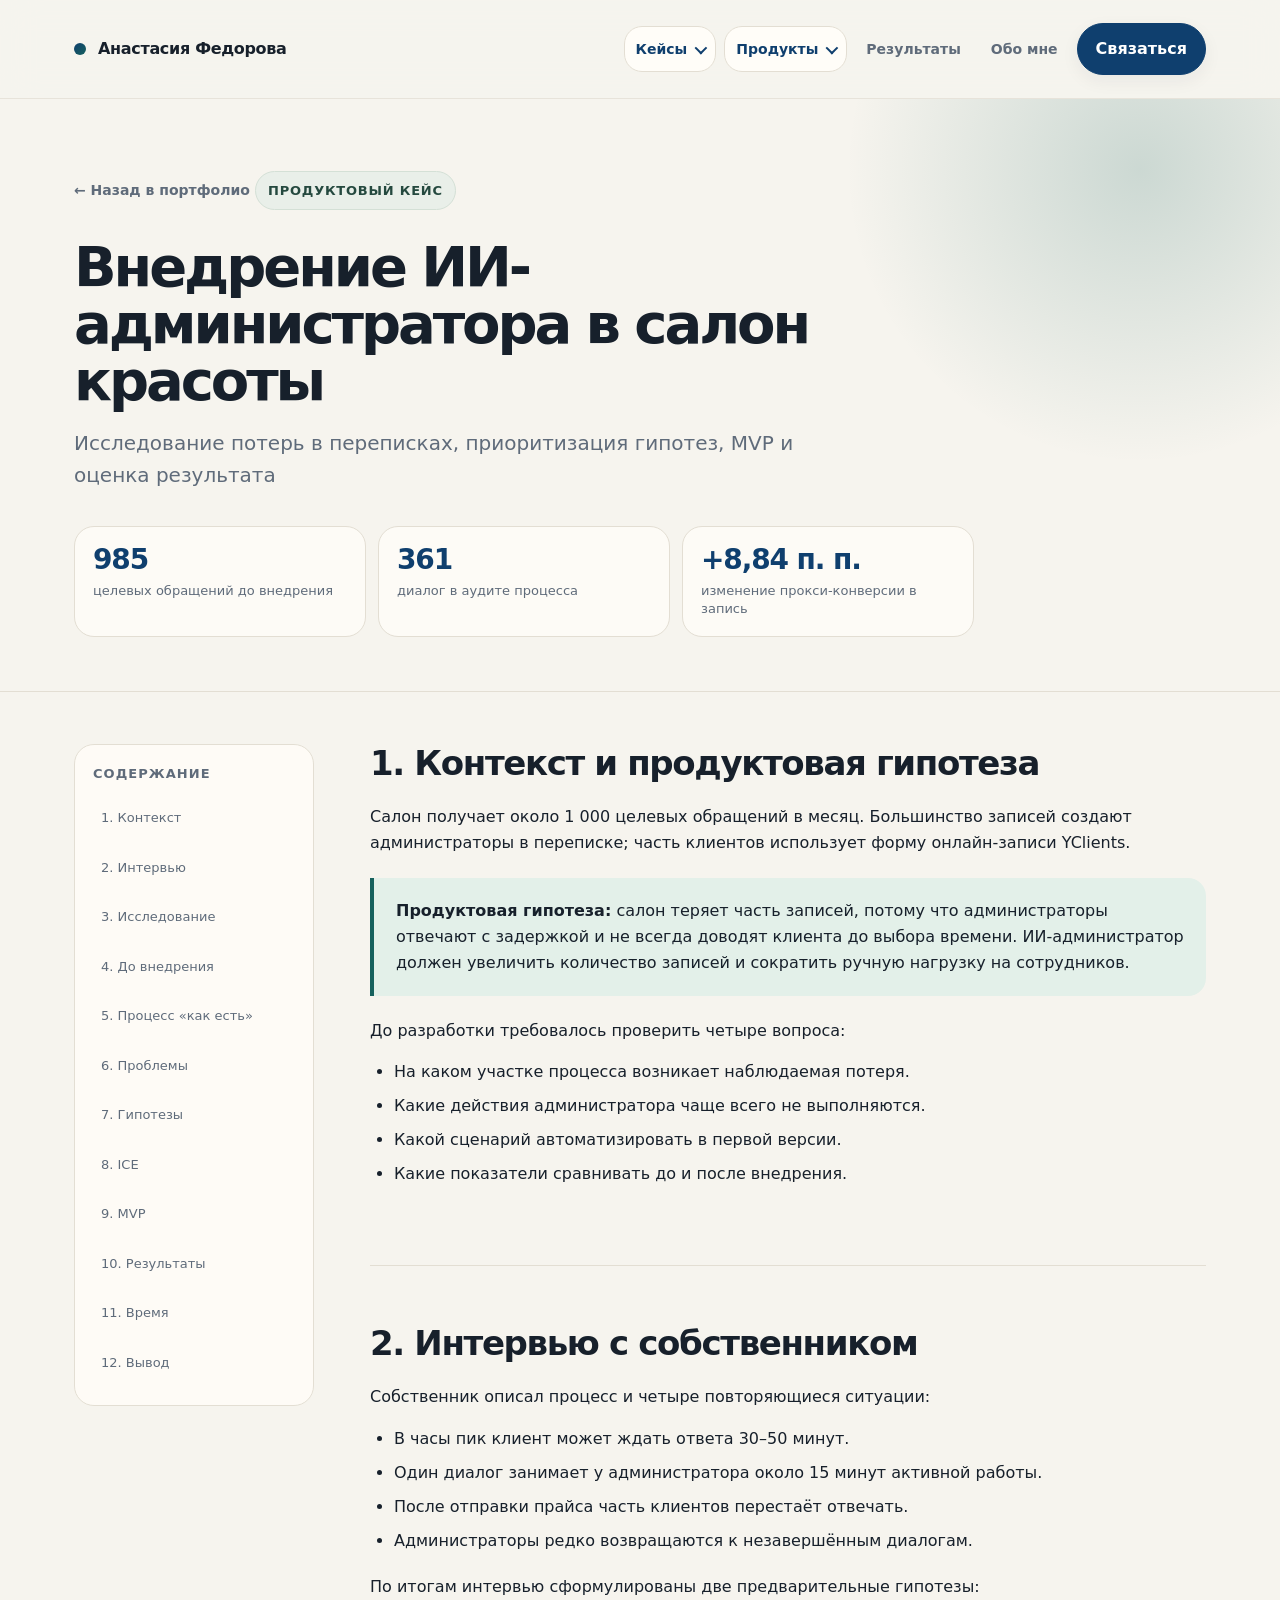
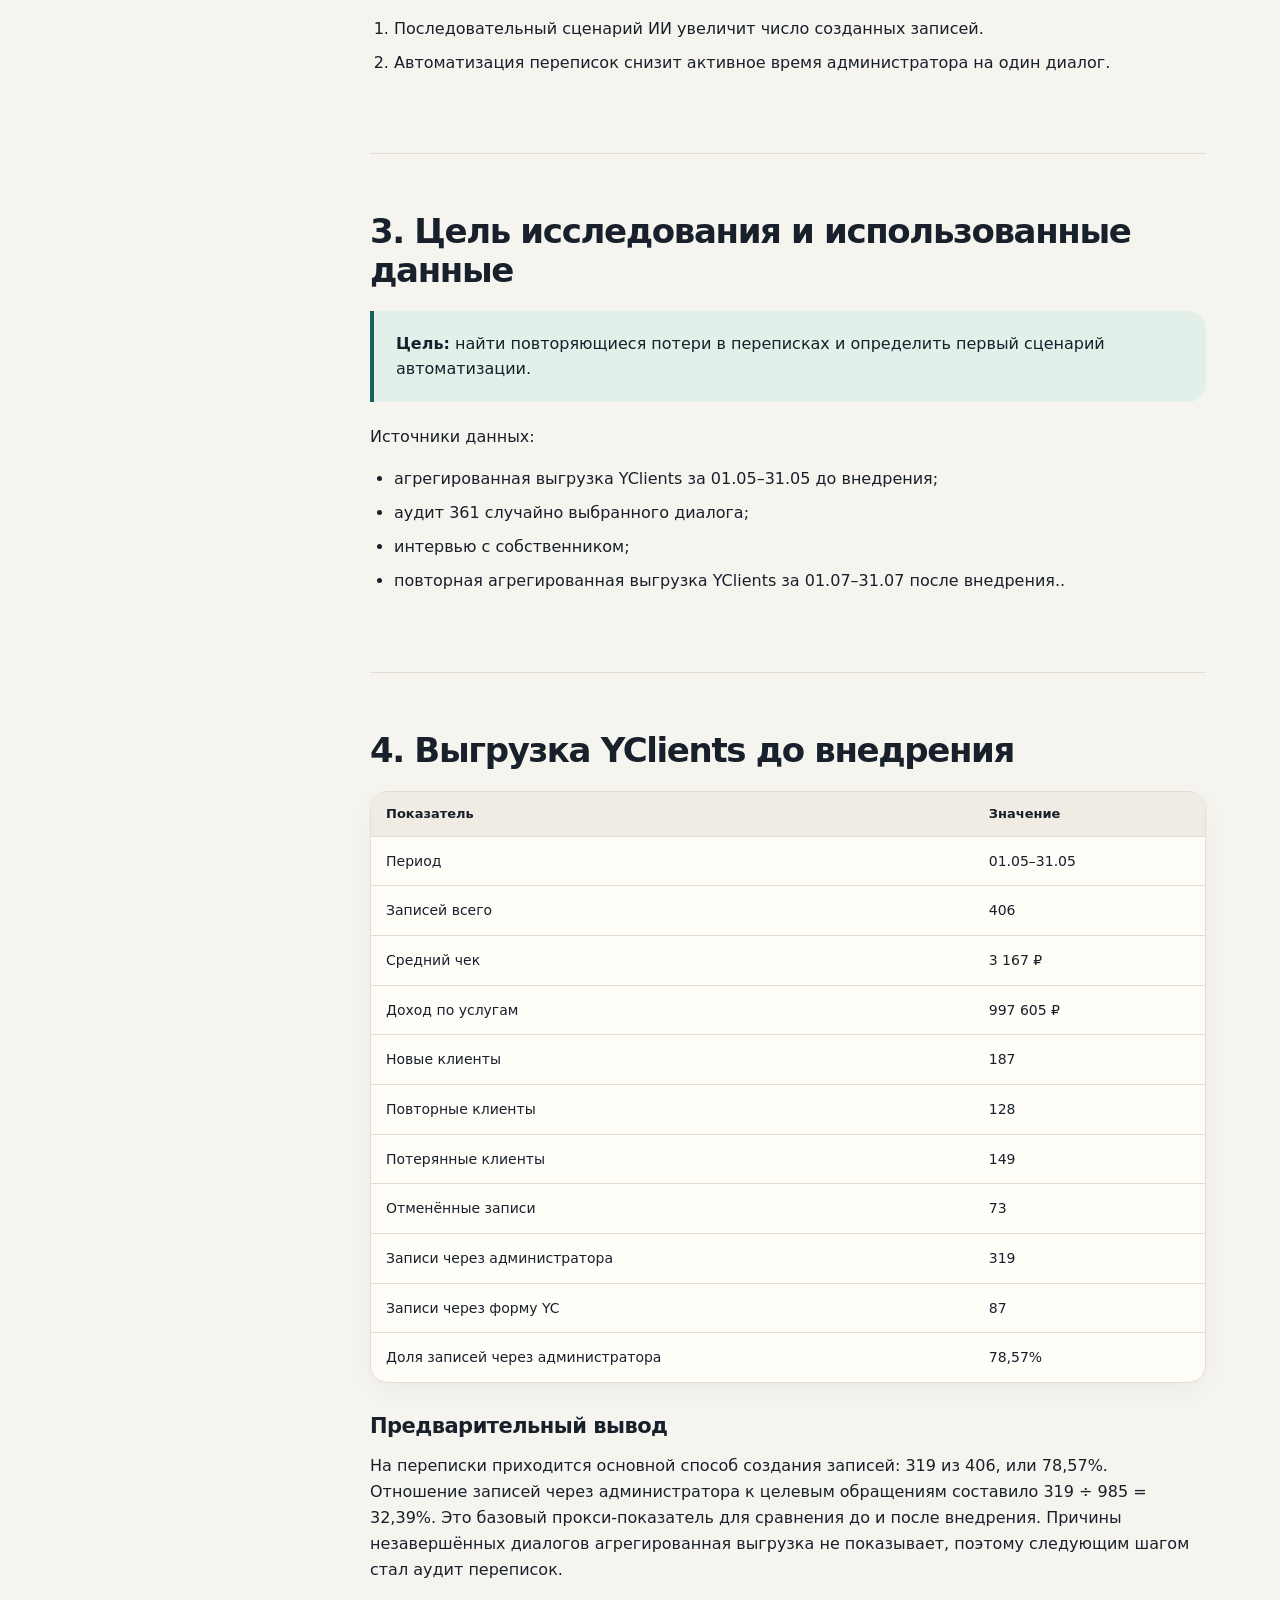
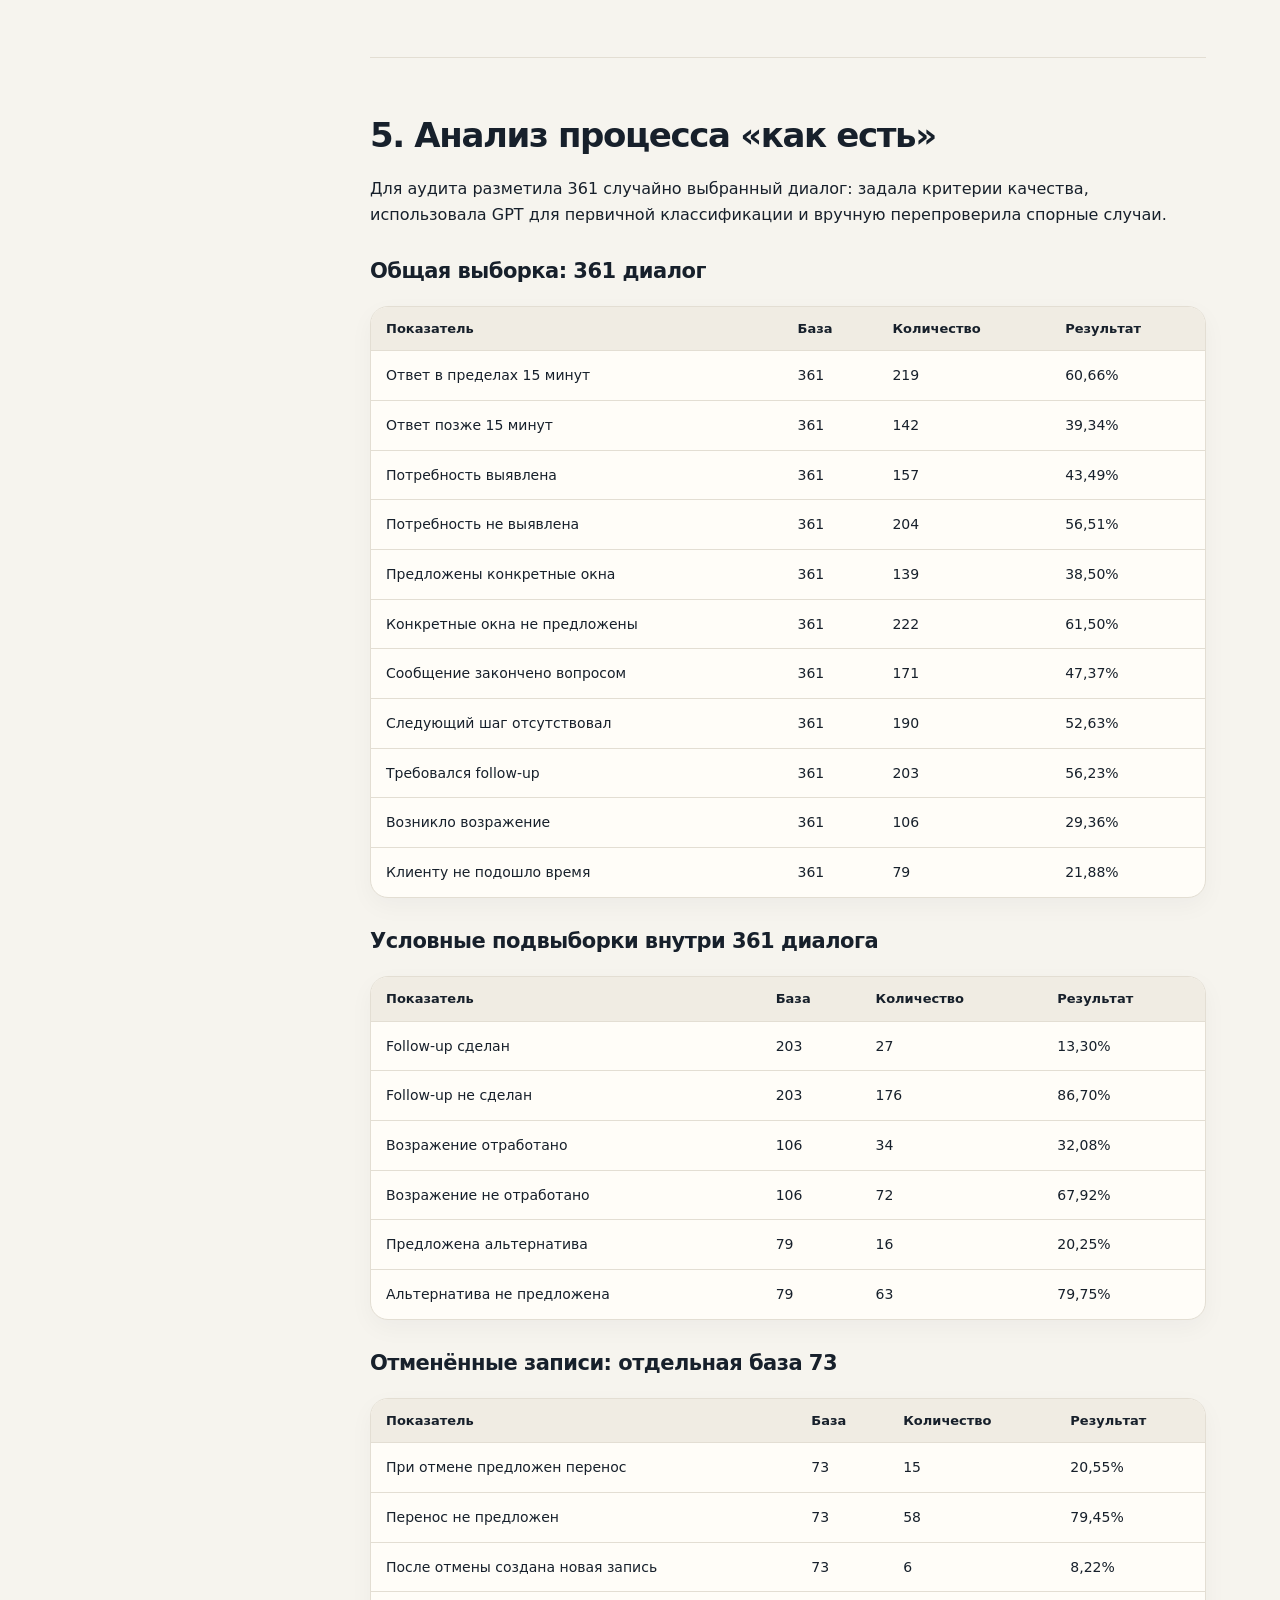
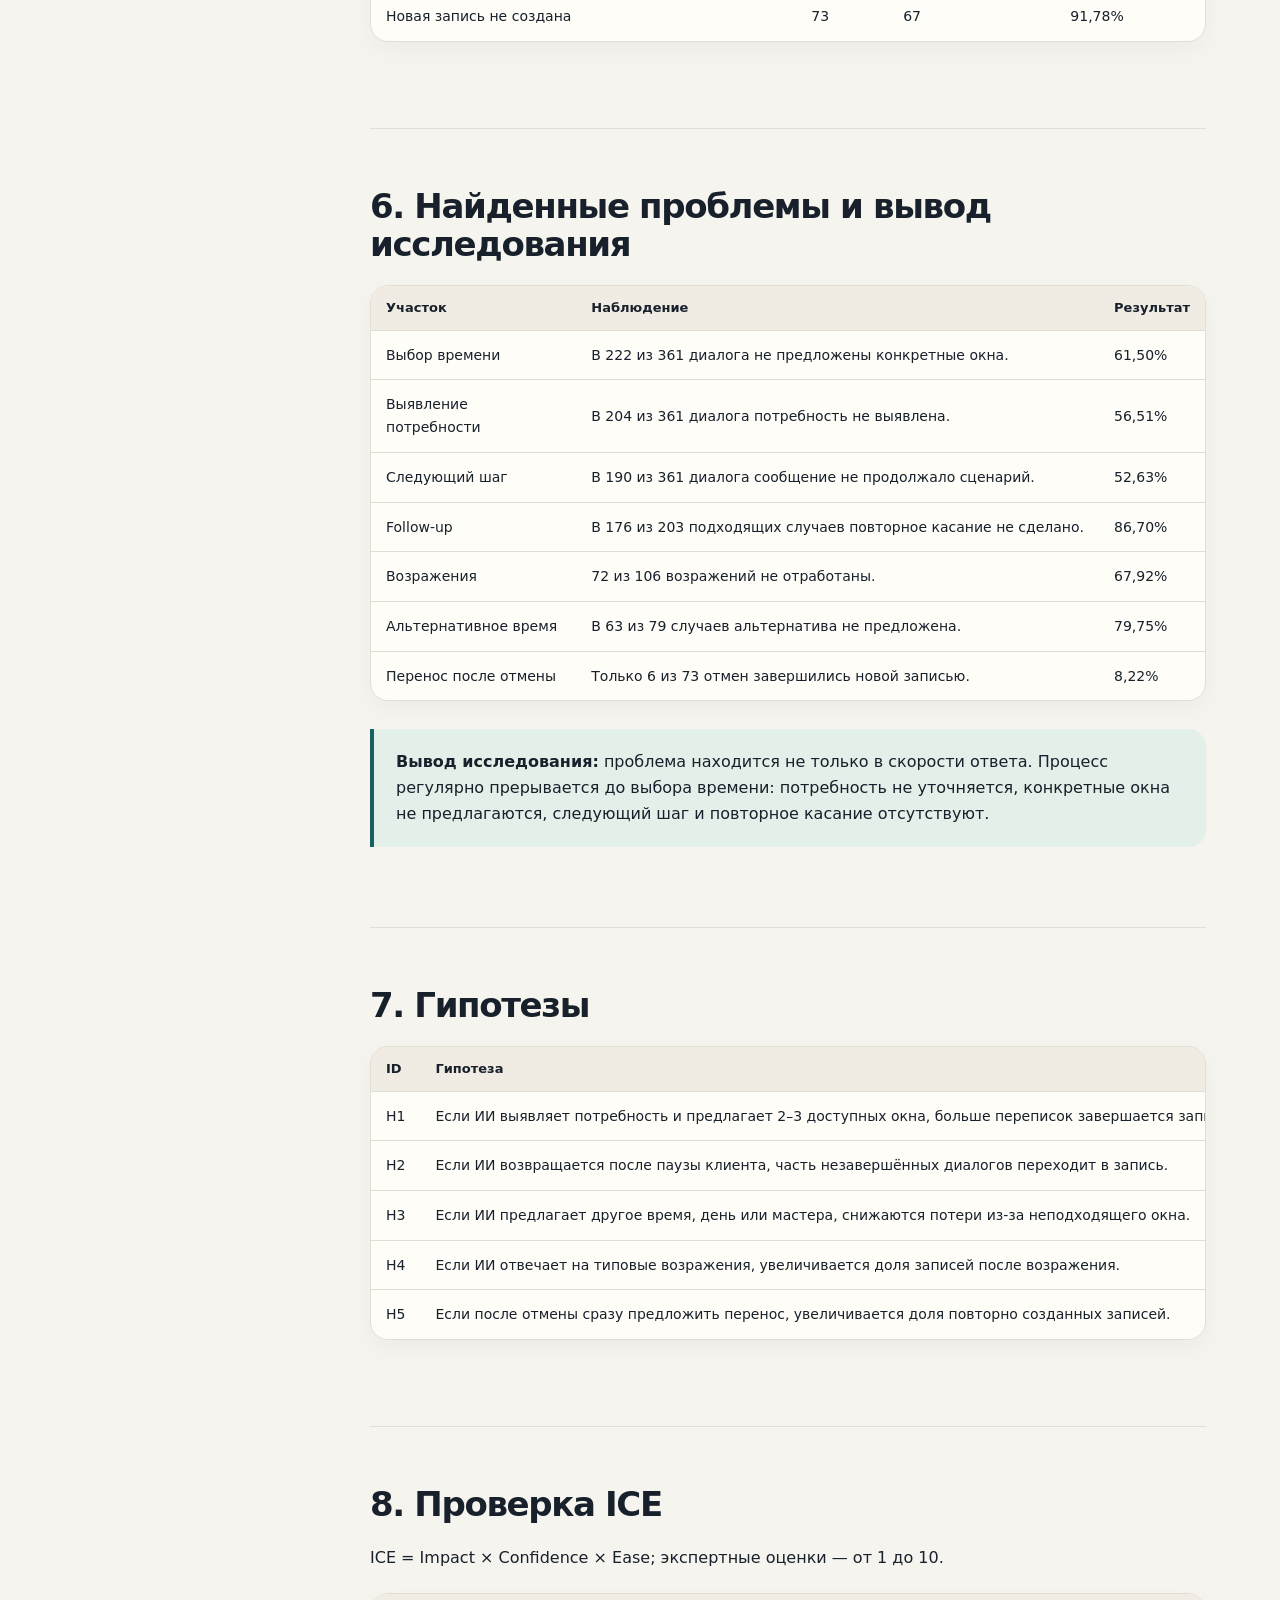
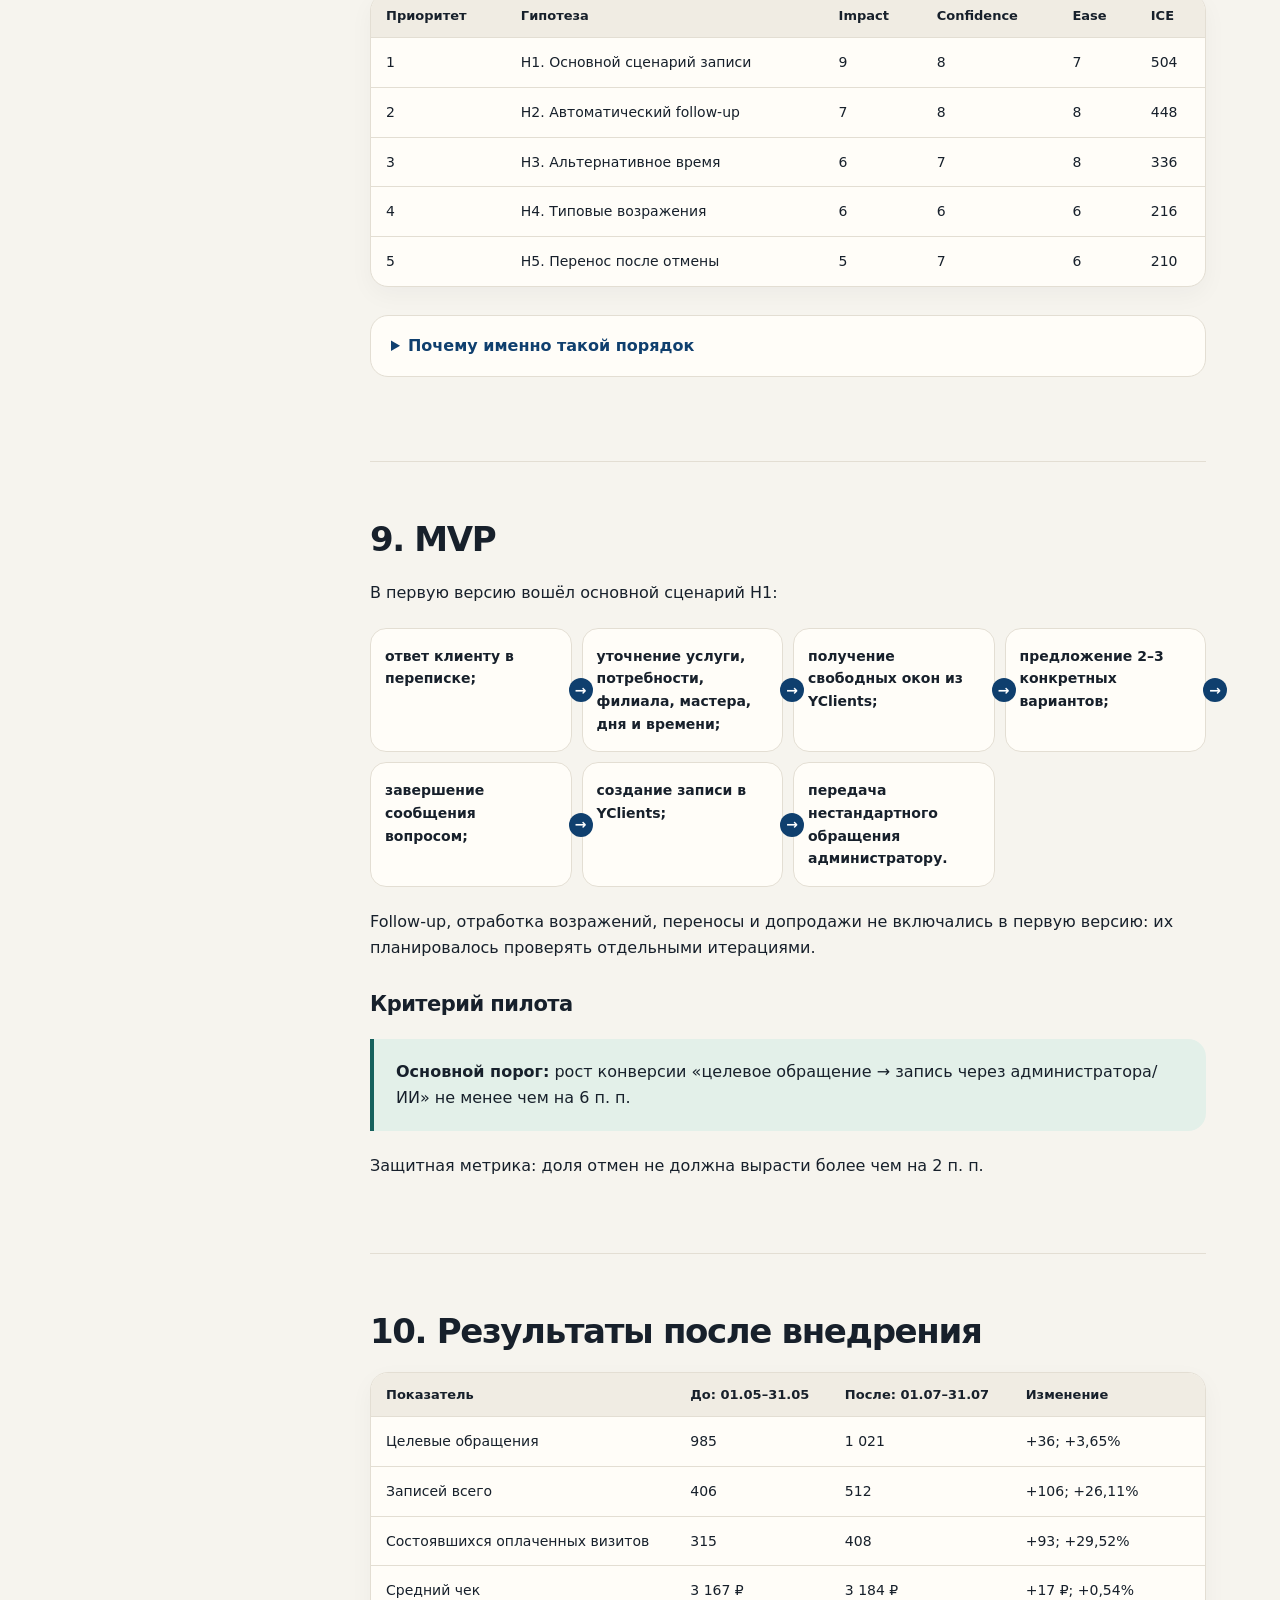
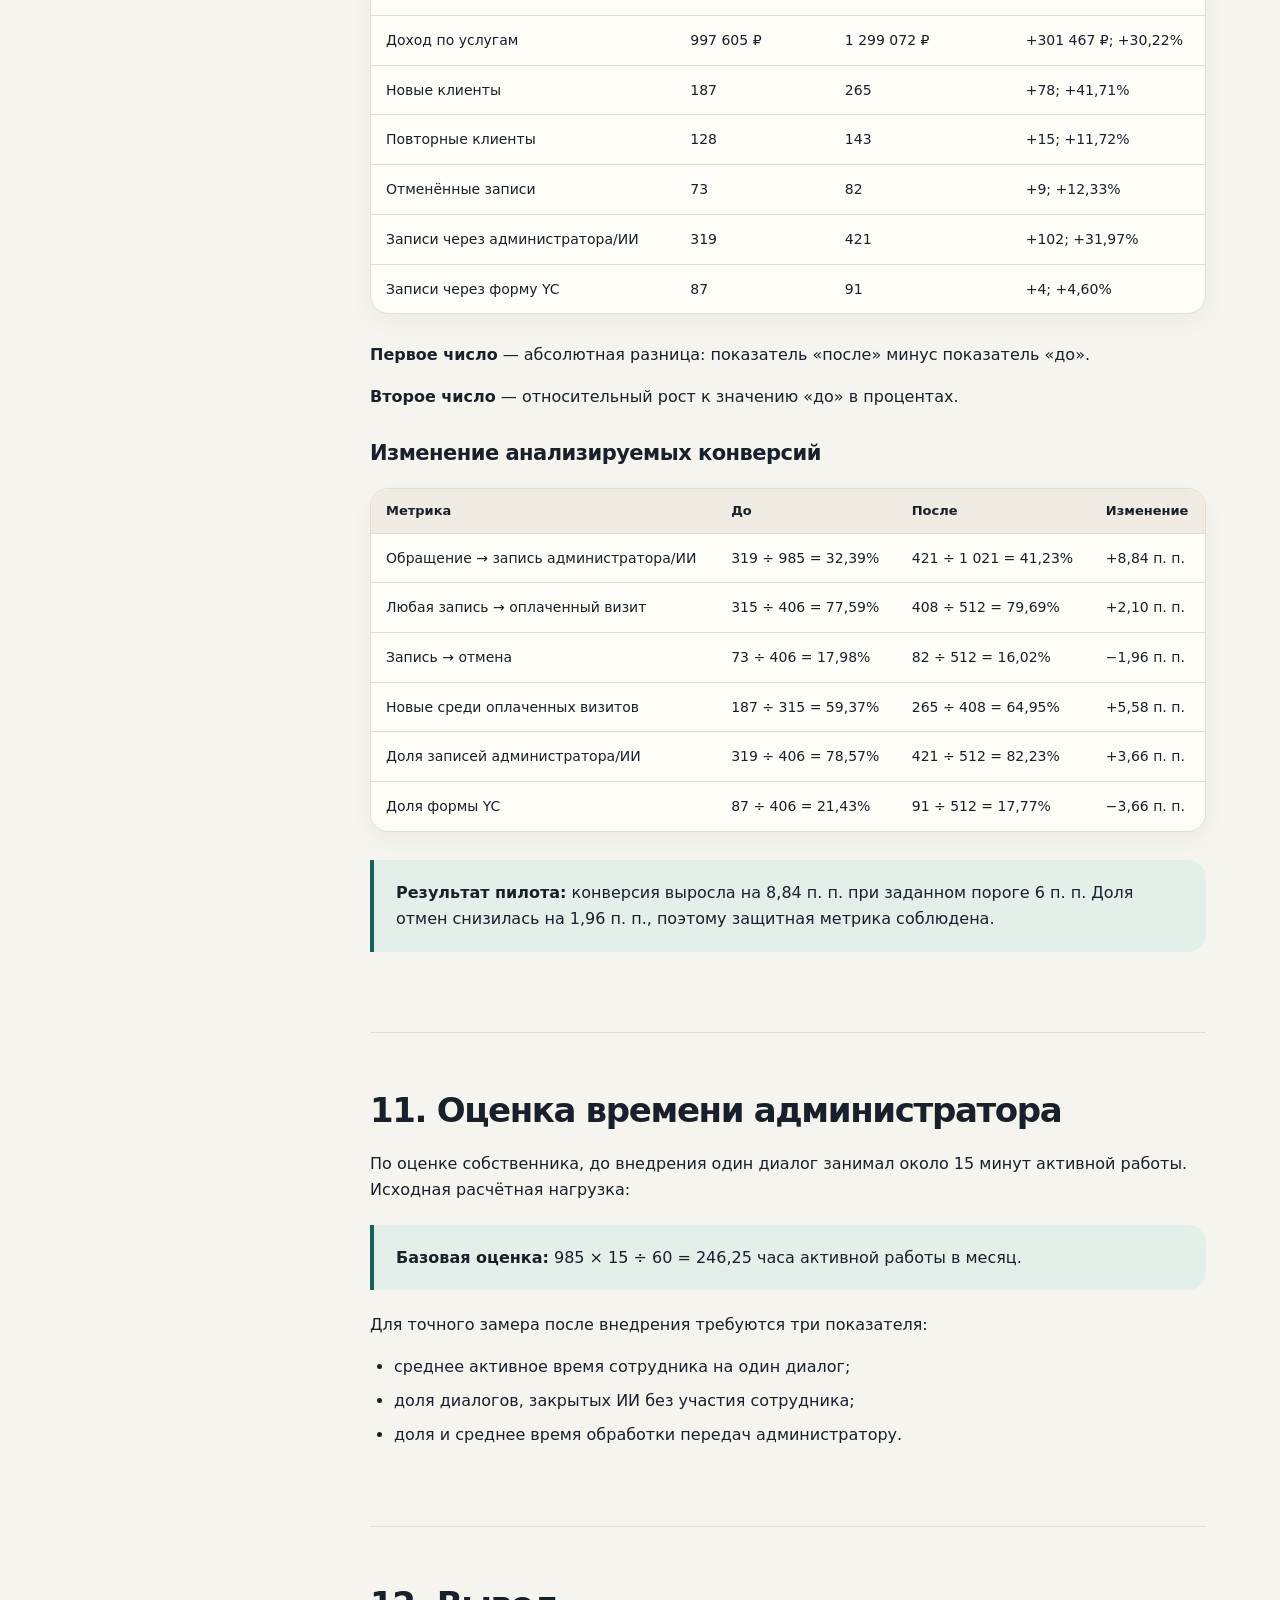
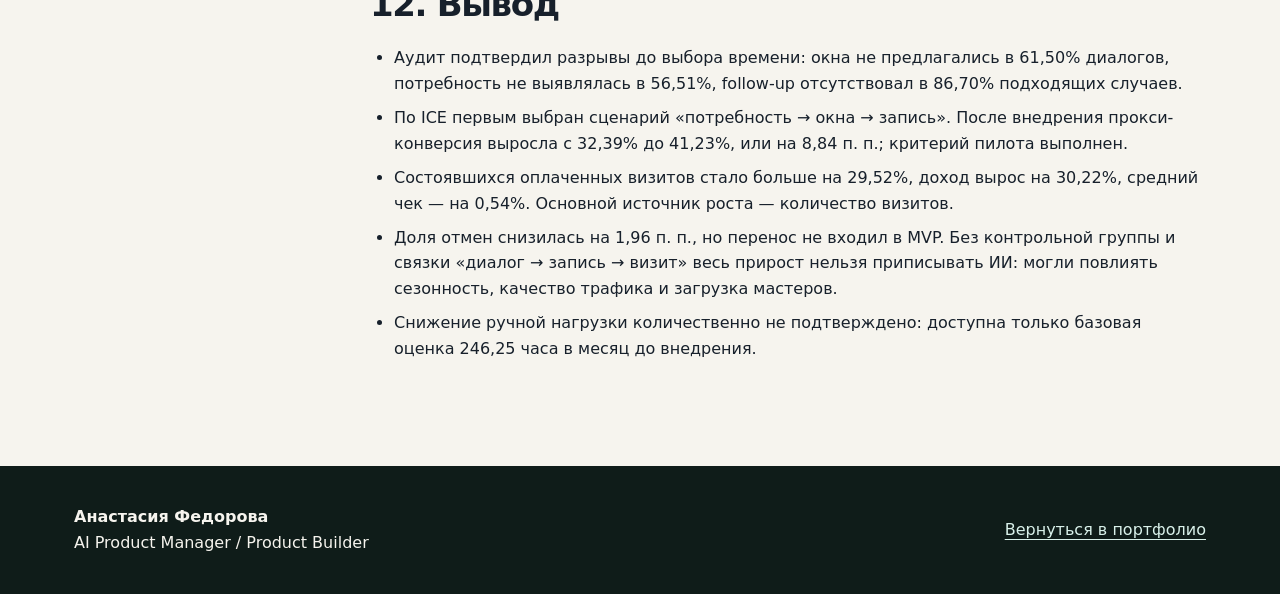
<file: cases/ai-admin/index.html>
<!DOCTYPE html>
<html lang="ru">
<head>
  <meta charset="utf-8">
  <meta name="viewport" content="width=device-width, initial-scale=1">
  <title>Внедрение ИИ-администратора в салон красоты</title>
  <meta name="description" content="Исследование потерь в переписках, приоритизация гипотез, MVP и оценка результата.">
  <link rel="stylesheet" href="../../assets/case.css">
</head>
<body>
<header class="site-header"><div class="wrap nav">
  <a class="brand" href="../../"><span class="brand-dot"></span><span>Анастасия Федорова</span></a>
  <nav class="nav-links" aria-label="Основная навигация">
    <details class="nav-group"><summary>Кейсы</summary><div class="dropdown"><a href="./"><strong>ИИ-администратор</strong><span>Аудит 361 диалога → гипотезы → MVP → результат</span></a><a href="../../#vitabot"><strong>VitaBot</strong><span>Проектирование продукта от идеи до MVP</span></a><a href="../jobflow/"><strong>JobFlow</strong><span>JTBD → продуктовая модель → MVP → smoke test</span></a></div></details>
    <details class="nav-group"><summary>Продукты</summary><div class="dropdown"><a href="../../#hermes"><strong>Veluna AI</strong><span>ИИ-администраторы для клиентских коммуникаций</span></a><a href="../jobflow/"><strong>JobFlow</strong><span>CRM и продуктовый подход к поиску работы</span></a><a href="../../#lifegame"><strong>Life Game</strong><span>Pet-product для целей, задач и привычек</span></a></div></details>
    <a class="nav-link" href="../../#evidence">Результаты</a><a class="nav-link" href="../../#top">Обо мне</a><a class="btn primary" href="https://t.me/anastasia_germes">Связаться</a>
  </nav>
  <details class="mobile-nav"><summary aria-label="Открыть меню"><span class="menu-icon" aria-hidden="true"></span></summary><nav class="mobile-panel" aria-label="Мобильная навигация"><div class="mobile-label">Кейсы</div><a href="./">ИИ-администратор</a><a href="../../#vitabot">VitaBot</a><a href="../jobflow/">JobFlow</a><div class="mobile-label">Продукты</div><a href="../../#hermes">Veluna AI</a><a href="../jobflow/">JobFlow</a><a href="../../#lifegame">Life Game</a><div class="mobile-label">Портфолио</div><a href="../../#evidence">Результаты</a><a href="../../#top">Обо мне</a><a class="mobile-contact" href="https://t.me/anastasia_germes">Связаться</a></nav></details>
</div></header>
<main>
<section class="case-hero"><div class="wrap">
  <a class="case-back" href="../../#hermes">← Назад в портфолио</a>
  <div class="eyebrow">ПРОДУКТОВЫЙ КЕЙС</div>
  <h1>Внедрение ИИ-администратора в салон красоты</h1>
  <p class="lead">Исследование потерь в переписках, приоритизация гипотез, MVP и оценка результата</p>
  <div class="hero-stats" role="group" aria-label="Ключевые показатели">
    <div class="hero-stat"><strong>985</strong><span>целевых обращений до внедрения</span></div>
    <div class="hero-stat"><strong>361</strong><span>диалог в аудите процесса</span></div>
    <div class="hero-stat"><strong>+8,84 п. п.</strong><span>изменение прокси-конверсии в запись</span></div>
  </div>
</div></section>
<div class="wrap case-layout">
<nav class="toc" aria-label="Содержание кейса"><strong>Содержание</strong><ol>
  <li><a href="#context">1. Контекст</a></li><li><a href="#interview">2. Интервью</a></li><li><a href="#research">3. Исследование</a></li><li><a href="#before">4. До внедрения</a></li><li><a href="#as-is">5. Процесс «как есть»</a></li><li><a href="#problems">6. Проблемы</a></li><li><a href="#hypotheses">7. Гипотезы</a></li><li><a href="#ice">8. ICE</a></li><li><a href="#mvp">9. MVP</a></li><li><a href="#results">10. Результаты</a></li><li><a href="#time">11. Время</a></li><li><a href="#conclusion">12. Вывод</a></li>
</ol></nav>
<article class="case-body">
<section class="case-section" id="context">
  <h2>1. Контекст и продуктовая гипотеза</h2>
  <p>Салон получает около 1 000 целевых обращений в месяц. Большинство записей создают администраторы в переписке; часть клиентов использует форму онлайн-записи YClients.</p>
  <div class="callout"><p><strong>Продуктовая гипотеза:</strong> салон теряет часть записей, потому что администраторы отвечают с задержкой и не всегда доводят клиента до выбора времени. ИИ-администратор должен увеличить количество записей и сократить ручную нагрузку на сотрудников.</p></div>
  <p>До разработки требовалось проверить четыре вопроса:</p>
  <ul><li>На каком участке процесса возникает наблюдаемая потеря.</li><li>Какие действия администратора чаще всего не выполняются.</li><li>Какой сценарий автоматизировать в первой версии.</li><li>Какие показатели сравнивать до и после внедрения.</li></ul>
</section>
<section class="case-section" id="interview">
  <h2>2. Интервью с собственником</h2>
  <p>Собственник описал процесс и четыре повторяющиеся ситуации:</p>
  <ul><li>В часы пик клиент может ждать ответа 30–50 минут.</li><li>Один диалог занимает у администратора около 15 минут активной работы.</li><li>После отправки прайса часть клиентов перестаёт отвечать.</li><li>Администраторы редко возвращаются к незавершённым диалогам.</li></ul>
  <p>По итогам интервью сформулированы две предварительные гипотезы:</p>
  <ol><li>Последовательный сценарий ИИ увеличит число созданных записей.</li><li>Автоматизация переписок снизит активное время администратора на один диалог.</li></ol>
</section>
<section class="case-section" id="research">
  <h2>3. Цель исследования и использованные данные</h2>
  <div class="callout"><p><strong>Цель:</strong> найти повторяющиеся потери в переписках и определить первый сценарий автоматизации.</p></div>
  <p>Источники данных:</p>
  <ul><li>агрегированная выгрузка YClients за 01.05–31.05 до внедрения;</li><li>аудит 361 случайно выбранного диалога;</li><li>интервью с собственником;</li><li>повторная агрегированная выгрузка YClients за 01.07–31.07 после внедрения..</li></ul>
</section>
<section class="case-section" id="before">
  <h2>4. Выгрузка YClients до внедрения</h2>
  <div class="table-wrap"><table aria-label="Выгрузка YClients до внедрения"><thead><tr><th>Показатель</th><th>Значение</th></tr></thead><tbody>
    <tr><td>Период</td><td>01.05–31.05</td></tr><tr><td>Записей всего</td><td>406</td></tr><tr><td>Средний чек</td><td>3 167 ₽</td></tr><tr><td>Доход по услугам</td><td>997 605 ₽</td></tr><tr><td>Новые клиенты</td><td>187</td></tr><tr><td>Повторные клиенты</td><td>128</td></tr><tr><td>Потерянные клиенты</td><td>149</td></tr><tr><td>Отменённые записи</td><td>73</td></tr><tr><td>Записи через администратора</td><td>319</td></tr><tr><td>Записи через форму YC</td><td>87</td></tr><tr><td>Доля записей через администратора</td><td>78,57%</td></tr>
  </tbody></table></div>
  <h3>Предварительный вывод</h3>
  <p>На переписки приходится основной способ создания записей: 319 из 406, или 78,57%. Отношение записей через администратора к целевым обращениям составило 319 ÷ 985 = 32,39%. Это базовый прокси-показатель для сравнения до и после внедрения. Причины незавершённых диалогов агрегированная выгрузка не показывает, поэтому следующим шагом стал аудит переписок.</p>
</section>
<section class="case-section" id="as-is">
  <h2>5. Анализ процесса «как есть»</h2>
  <p>Для аудита разметила 361 случайно выбранный диалог: задала критерии качества, использовала GPT для первичной классификации и вручную перепроверила спорные случаи.</p>
  <h3>Общая выборка: 361 диалог</h3>
  <div class="table-wrap"><table aria-label="Общая выборка: 361 диалог"><thead><tr><th>Показатель</th><th>База</th><th>Количество</th><th>Результат</th></tr></thead><tbody>
    <tr><td>Ответ в пределах 15 минут</td><td>361</td><td>219</td><td>60,66%</td></tr><tr><td>Ответ позже 15 минут</td><td>361</td><td>142</td><td>39,34%</td></tr><tr><td>Потребность выявлена</td><td>361</td><td>157</td><td>43,49%</td></tr><tr><td>Потребность не выявлена</td><td>361</td><td>204</td><td>56,51%</td></tr><tr><td>Предложены конкретные окна</td><td>361</td><td>139</td><td>38,50%</td></tr><tr><td>Конкретные окна не предложены</td><td>361</td><td>222</td><td>61,50%</td></tr><tr><td>Сообщение закончено вопросом</td><td>361</td><td>171</td><td>47,37%</td></tr><tr><td>Следующий шаг отсутствовал</td><td>361</td><td>190</td><td>52,63%</td></tr><tr><td>Требовался follow-up</td><td>361</td><td>203</td><td>56,23%</td></tr><tr><td>Возникло возражение</td><td>361</td><td>106</td><td>29,36%</td></tr><tr><td>Клиенту не подошло время</td><td>361</td><td>79</td><td>21,88%</td></tr>
  </tbody></table></div>
  <h3>Условные подвыборки внутри 361 диалога</h3>
  <div class="table-wrap"><table aria-label="Условные подвыборки внутри 361 диалога"><thead><tr><th>Показатель</th><th>База</th><th>Количество</th><th>Результат</th></tr></thead><tbody>
    <tr><td>Follow-up сделан</td><td>203</td><td>27</td><td>13,30%</td></tr><tr><td>Follow-up не сделан</td><td>203</td><td>176</td><td>86,70%</td></tr><tr><td>Возражение отработано</td><td>106</td><td>34</td><td>32,08%</td></tr><tr><td>Возражение не отработано</td><td>106</td><td>72</td><td>67,92%</td></tr><tr><td>Предложена альтернатива</td><td>79</td><td>16</td><td>20,25%</td></tr><tr><td>Альтернатива не предложена</td><td>79</td><td>63</td><td>79,75%</td></tr>
  </tbody></table></div>
  <h3>Отменённые записи: отдельная база 73</h3>
  <div class="table-wrap"><table aria-label="Отменённые записи: отдельная база 73"><thead><tr><th>Показатель</th><th>База</th><th>Количество</th><th>Результат</th></tr></thead><tbody>
    <tr><td>При отмене предложен перенос</td><td>73</td><td>15</td><td>20,55%</td></tr><tr><td>Перенос не предложен</td><td>73</td><td>58</td><td>79,45%</td></tr><tr><td>После отмены создана новая запись</td><td>73</td><td>6</td><td>8,22%</td></tr><tr><td>Новая запись не создана</td><td>73</td><td>67</td><td>91,78%</td></tr>
  </tbody></table></div>
</section>
<section class="case-section" id="problems">
  <h2>6. Найденные проблемы и вывод исследования</h2>
  <div class="table-wrap"><table aria-label="Найденные проблемы и вывод исследования"><thead><tr><th>Участок</th><th>Наблюдение</th><th>Результат</th></tr></thead><tbody>
    <tr><td>Выбор времени</td><td>В 222 из 361 диалога не предложены конкретные окна.</td><td>61,50%</td></tr><tr><td>Выявление потребности</td><td>В 204 из 361 диалога потребность не выявлена.</td><td>56,51%</td></tr><tr><td>Следующий шаг</td><td>В 190 из 361 диалога сообщение не продолжало сценарий.</td><td>52,63%</td></tr><tr><td>Follow-up</td><td>В 176 из 203 подходящих случаев повторное касание не сделано.</td><td>86,70%</td></tr><tr><td>Возражения</td><td>72 из 106 возражений не отработаны.</td><td>67,92%</td></tr><tr><td>Альтернативное время</td><td>В 63 из 79 случаев альтернатива не предложена.</td><td>79,75%</td></tr><tr><td>Перенос после отмены</td><td>Только 6 из 73 отмен завершились новой записью.</td><td>8,22%</td></tr>
  </tbody></table></div>
  <div class="callout"><p><strong>Вывод исследования:</strong> проблема находится не только в скорости ответа. Процесс регулярно прерывается до выбора времени: потребность не уточняется, конкретные окна не предлагаются, следующий шаг и повторное касание отсутствуют.</p></div>
</section>
<section class="case-section" id="hypotheses">
  <h2>7. Гипотезы</h2>
  <div class="table-wrap"><table aria-label="Гипотезы"><thead><tr><th>ID</th><th>Гипотеза</th><th>Метрика</th></tr></thead><tbody>
    <tr><td>H1</td><td>Если ИИ выявляет потребность и предлагает 2–3 доступных окна, больше переписок завершается записью.</td><td>записи администратора/ИИ ÷ целевые обращения</td></tr><tr><td>H2</td><td>Если ИИ возвращается после паузы клиента, часть незавершённых диалогов переходит в запись.</td><td>Записи после follow-up</td></tr><tr><td>H3</td><td>Если ИИ предлагает другое время, день или мастера, снижаются потери из-за неподходящего окна.</td><td>Неподходящее время → запись</td></tr><tr><td>H4</td><td>Если ИИ отвечает на типовые возражения, увеличивается доля записей после возражения.</td><td>Возражение → запись</td></tr><tr><td>H5</td><td>Если после отмены сразу предложить перенос, увеличивается доля повторно созданных записей.</td><td>Отмена → новая запись</td></tr>
  </tbody></table></div>
</section>
<section class="case-section" id="ice">
  <h2>8. Проверка ICE</h2>
  <p>ICE = Impact × Confidence × Ease; экспертные оценки — от 1 до 10.</p>
  <div class="table-wrap"><table aria-label="Проверка ICE"><thead><tr><th>Приоритет</th><th>Гипотеза</th><th>Impact</th><th>Confidence</th><th>Ease</th><th>ICE</th></tr></thead><tbody>
    <tr><td>1</td><td>H1. Основной сценарий записи</td><td>9</td><td>8</td><td>7</td><td>504</td></tr><tr><td>2</td><td>H2. Автоматический follow-up</td><td>7</td><td>8</td><td>8</td><td>448</td></tr><tr><td>3</td><td>H3. Альтернативное время</td><td>6</td><td>7</td><td>8</td><td>336</td></tr><tr><td>4</td><td>H4. Типовые возражения</td><td>6</td><td>6</td><td>6</td><td>216</td></tr><tr><td>5</td><td>H5. Перенос после отмены</td><td>5</td><td>7</td><td>6</td><td>210</td></tr>
  </tbody></table></div>
  <details><summary>Почему именно такой порядок</summary><div class="details-body">
    <div class="table-wrap"><table aria-label="Почему именно такой порядок"><thead><tr><th>Гипотеза</th><th>Размер обнаруженного разрыва</th><th>Близость к основной метрике</th></tr></thead><tbody>
      <tr><td>Основной сценарий</td><td>190–222 диалога</td><td>Непосредственно ведёт к записи</td></tr><tr><td>Follow-up</td><td>176 случаев</td><td>Возвращает незавершённый диалог</td></tr><tr><td>Альтернативное время</td><td>63 случая</td><td>Сохраняет клиента с намерением записаться</td></tr><tr><td>Возражения</td><td>72 случая</td><td>Может вернуть часть сомневающихся</td></tr><tr><td>Перенос после отмены</td><td>73 отмены</td><td>Работает уже после созданной записи</td></tr>
    </tbody></table></div>
    <h3>H1. Основной сценарий записи — 504</h3><p>Гипотеза: если ИИ выявляет потребность, предлагает конкретные окна и задаёт следующий вопрос, больше переписок завершится записью.</p>
    <h4>Основание:</h4><ul><li>потребность не выявлена в 204 из 361 диалога — <strong>56,51%</strong>;</li><li>конкретные окна не предложены в 222 из 361 — <strong>61,50%</strong>;</li><li>следующий шаг отсутствовал в 190 из 361 — <strong>52,63%</strong>.</li></ul>
    <h4>Оценки:</h4><ul><li><strong>Impact — 9.</strong> Сценарий непосредственно ведёт к основной метрике — созданию записи. Он затрагивает больше половины проверенных диалогов.</li><li><strong>Confidence — 8.</strong> Аудит показывает сразу три крупных разрыва. Не 9–10, потому что мы не знаем, насколько каждый из них влияет на фактическую запись.</li><li><strong>Ease — 7.</strong> Сценарий понятен, но требует логики диалога, получения свободных окон и интеграции с YClients.</li></ul>
    <h3>H2. Автоматический follow-up — 448</h3><p>Гипотеза: если ИИ повторно обращается к клиенту после паузы, часть незавершённых диалогов перейдёт в запись.</p>
    <h4>Основание:</h4><ul><li>follow-up требовался в 203 диалогах;</li><li>сделан только в 27;</li><li>не сделан в 176;</li><li>доля выполненных follow-up — <strong>13,30%</strong>.</li></ul>
    <h4>Оценки:</h4><ul><li><strong>Impact — 7.</strong> Проблема крупная, но follow-up работает уже после того, как клиент не продолжил основной сценарий.</li><li><strong>Confidence — 8.</strong> Разрыв подтверждён большой подвыборкой: 176 пропущенных действий. Но связь follow-up с записью ещё не измерена.</li><li><strong>Ease — 8.</strong> Сценарий проще основной записи: определить паузу, отправить сообщение, остановить цепочку при ответе.</li></ul>
    <h3>H3. Альтернативное время — 336</h3><p>Гипотеза: если при неподходящем времени предложить другой день, время или мастера, часть клиентов продолжит запись.</p>
    <h4>Основание:</h4><ul><li>время не подошло в 79 диалогах;</li><li>альтернатива предложена в 16;</li><li>не предложена в 63;</li><li>доля предложения альтернативы — <strong>20,25%</strong>.</li></ul>
    <h4>Оценки:</h4><ul><li><strong>Impact — 6.</strong> Клиенты уже проявили намерение записаться, но сценарий относится только к подгруппе из 79 случаев.</li><li><strong>Confidence — 7.</strong> Проблема подтверждена аудитом, но неизвестно, сколько из 63 клиентов записались бы после альтернативы.</li><li><strong>Ease — 8.</strong> Если получение свободных окон уже реализовано, добавить 2–3 альтернативы относительно просто.</li></ul>
    <h3>H4. Типовые возражения — 216</h3><p>Гипотеза: если ИИ отрабатывает типовые возражения, увеличится доля записей после возражения.</p>
    <h4>Основание:</h4><ul><li>возражение возникло в 106 диалогах;</li><li>отработано в 34;</li><li>не отработано в 72;</li><li>доля отработки — <strong>32,08%</strong>.</li></ul>
    <h4>Оценки:</h4><ul><li><strong>Impact — 6.</strong> Потенциал есть, но возражения возникают не во всех диалогах и не каждое можно устранить ответом.</li><li><strong>Confidence — 6.</strong> Известно только наличие разрыва. Нет распределения возражений по типам и связи между отработкой и записью.</li><li><strong>Ease — 6.</strong> Нужно классифицировать возражения, подготовить ответы, учесть ограничения и настроить передачу сложных случаев сотруднику.</li></ul>
    <h3>H5. Перенос после отмены — 210</h3><p>Гипотеза: если после отмены сразу предложить перенос, увеличится количество повторно созданных записей.</p>
    <h4>Основание:</h4><ul><li>отменено 73 записи;</li><li>перенос предложен в 15 случаях — <strong>20,55%</strong>;</li><li>новая запись создана в 6 случаях — <strong>8,22%</strong>.</li></ul>
    <h4>Оценки:</h4><ul><li><strong>Impact — 5.</strong> Это важный сценарий, но он работает только после отмены и не влияет на первичное доведение обращения до записи.</li><li><strong>Confidence — 7.</strong> Низкая доля переносов подтверждена выгрузкой. Но неизвестно, были ли шесть новых записей результатом предложения переноса.</li><li><strong>Ease — 6.</strong> Нужны триггер отмены, получение новых окон, повторный контакт и защита от нежелательных сообщений.</li></ul>
    <p>H1 получила высший приоритет: она относится к основной базе обращений, опирается на несколько подтверждённых разрывов процесса и напрямую связана с созданием записи. Более низкий Ease отражает необходимость интеграции с YClients.</p>
  </div></details>
</section>
<section class="case-section" id="mvp">
  <h2>9. MVP</h2><p>В первую версию вошёл основной сценарий H1:</p>
  <div class="flow"><div>ответ клиенту в переписке;</div><div>уточнение услуги, потребности, филиала, мастера, дня и времени;</div><div>получение свободных окон из YClients;</div><div>предложение 2–3 конкретных вариантов;</div><div>завершение сообщения вопросом;</div><div>создание записи в YClients;</div><div>передача нестандартного обращения администратору.</div></div>
  <p>Follow-up, отработка возражений, переносы и допродажи не включались в первую версию: их планировалось проверять отдельными итерациями.</p>
  <h3>Критерий пилота</h3><div class="callout"><p><strong>Основной порог:</strong> рост конверсии «целевое обращение → запись через администратора/ИИ» не менее чем на 6 п. п.</p></div>
  <p>Защитная метрика: доля отмен не должна вырасти более чем на 2 п. п.</p>
</section>
<section class="case-section" id="results">
  <h2>10. Результаты после внедрения</h2>
  <div class="table-wrap"><table aria-label="Результаты после внедрения"><thead><tr><th>Показатель</th><th>До: 01.05–31.05</th><th>После: 01.07–31.07</th><th>Изменение</th></tr></thead><tbody>
    <tr><td>Целевые обращения</td><td>985</td><td>1 021</td><td>+36; +3,65%</td></tr><tr><td>Записей всего</td><td>406</td><td>512</td><td>+106; +26,11%</td></tr><tr><td>Состоявшихся оплаченных визитов</td><td>315</td><td>408</td><td>+93; +29,52%</td></tr><tr><td>Средний чек</td><td>3 167 ₽</td><td>3 184 ₽</td><td>+17 ₽; +0,54%</td></tr><tr><td>Доход по услугам</td><td>997 605 ₽</td><td>1 299 072 ₽</td><td>+301 467 ₽; +30,22%</td></tr><tr><td>Новые клиенты</td><td>187</td><td>265</td><td>+78; +41,71%</td></tr><tr><td>Повторные клиенты</td><td>128</td><td>143</td><td>+15; +11,72%</td></tr><tr><td>Отменённые записи</td><td>73</td><td>82</td><td>+9; +12,33%</td></tr><tr><td>Записи через администратора/ИИ</td><td>319</td><td>421</td><td>+102; +31,97%</td></tr><tr><td>Записи через форму YC</td><td>87</td><td>91</td><td>+4; +4,60%</td></tr>
  </tbody></table></div>
  <p><strong>Первое число</strong> — абсолютная разница: показатель «после» минус показатель «до».</p><p><strong>Второе число</strong> — относительный рост к значению «до» в процентах.</p>
  <h3>Изменение анализируемых конверсий</h3>
  <div class="table-wrap"><table aria-label="Изменение анализируемых конверсий"><thead><tr><th>Метрика</th><th>До</th><th>После</th><th>Изменение</th></tr></thead><tbody>
    <tr><td>Обращение → запись администратора/ИИ</td><td>319 ÷ 985 = 32,39%</td><td>421 ÷ 1 021 = 41,23%</td><td>+8,84 п. п.</td></tr><tr><td>Любая запись → оплаченный визит</td><td>315 ÷ 406 = 77,59%</td><td>408 ÷ 512 = 79,69%</td><td>+2,10 п. п.</td></tr><tr><td>Запись → отмена</td><td>73 ÷ 406 = 17,98%</td><td>82 ÷ 512 = 16,02%</td><td>−1,96 п. п.</td></tr><tr><td>Новые среди оплаченных визитов</td><td>187 ÷ 315 = 59,37%</td><td>265 ÷ 408 = 64,95%</td><td>+5,58 п. п.</td></tr><tr><td>Доля записей администратора/ИИ</td><td>319 ÷ 406 = 78,57%</td><td>421 ÷ 512 = 82,23%</td><td>+3,66 п. п.</td></tr><tr><td>Доля формы YC</td><td>87 ÷ 406 = 21,43%</td><td>91 ÷ 512 = 17,77%</td><td>−3,66 п. п.</td></tr>
  </tbody></table></div>
  <div class="callout"><p><strong>Результат пилота:</strong> конверсия выросла на 8,84 п. п. при заданном пороге 6 п. п. Доля отмен снизилась на 1,96 п. п., поэтому защитная метрика соблюдена.</p></div>
</section>
<section class="case-section" id="time">
  <h2>11. Оценка времени администратора</h2><p>По оценке собственника, до внедрения один диалог занимал около 15 минут активной работы. Исходная расчётная нагрузка:</p>
  <div class="callout"><p><strong>Базовая оценка:</strong> 985 × 15 ÷ 60 = 246,25 часа активной работы в месяц.</p></div>
  <p>Для точного замера после внедрения требуются три показателя:</p><ul><li>среднее активное время сотрудника на один диалог;</li><li>доля диалогов, закрытых ИИ без участия сотрудника;</li><li>доля и среднее время обработки передач администратору.</li></ul>
</section>
<section class="case-section" id="conclusion">
  <h2>12. Вывод</h2><ul>
    <li>Аудит подтвердил разрывы до выбора времени: окна не предлагались в 61,50% диалогов, потребность не выявлялась в 56,51%, follow-up отсутствовал в 86,70% подходящих случаев.</li>
    <li>По ICE первым выбран сценарий «потребность → окна → запись». После внедрения прокси-конверсия выросла с 32,39% до 41,23%, или на 8,84 п. п.; критерий пилота выполнен.</li>
    <li>Состоявшихся оплаченных визитов стало больше на 29,52%, доход вырос на 30,22%, средний чек — на 0,54%. Основной источник роста — количество визитов.</li>
    <li>Доля отмен снизилась на 1,96 п. п., но перенос не входил в MVP. Без контрольной группы и связки «диалог → запись → визит» весь прирост нельзя приписывать ИИ: могли повлиять сезонность, качество трафика и загрузка мастеров.</li>
    <li>Снижение ручной нагрузки количественно не подтверждено: доступна только базовая оценка 246,25 часа в месяц до внедрения.</li>
  </ul>
</section>
</article></div>
</main>
<footer class="footer"><div class="wrap footer-inner"><div><strong>Анастасия Федорова</strong><br>AI Product Manager / Product Builder</div><a href="../../#hermes">Вернуться в портфолио</a></div></footer>
</body>
</html>
</file>
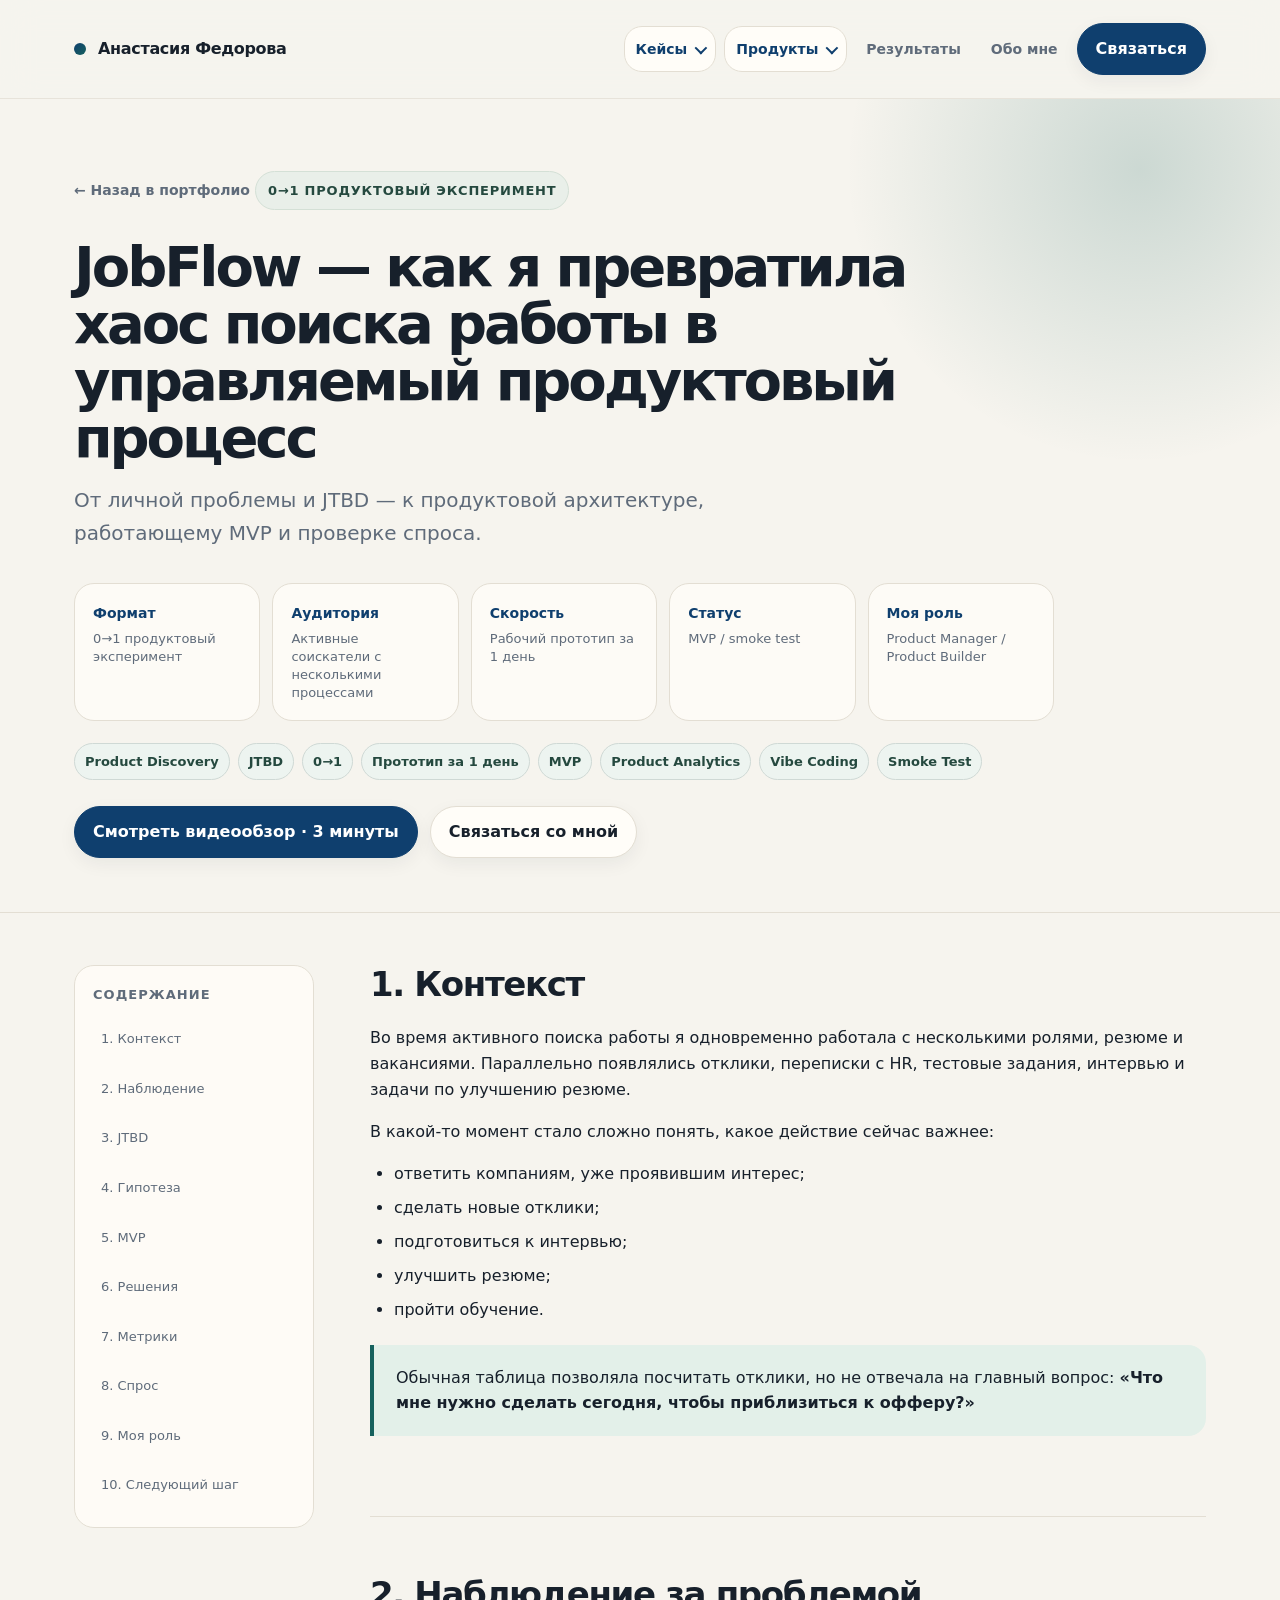
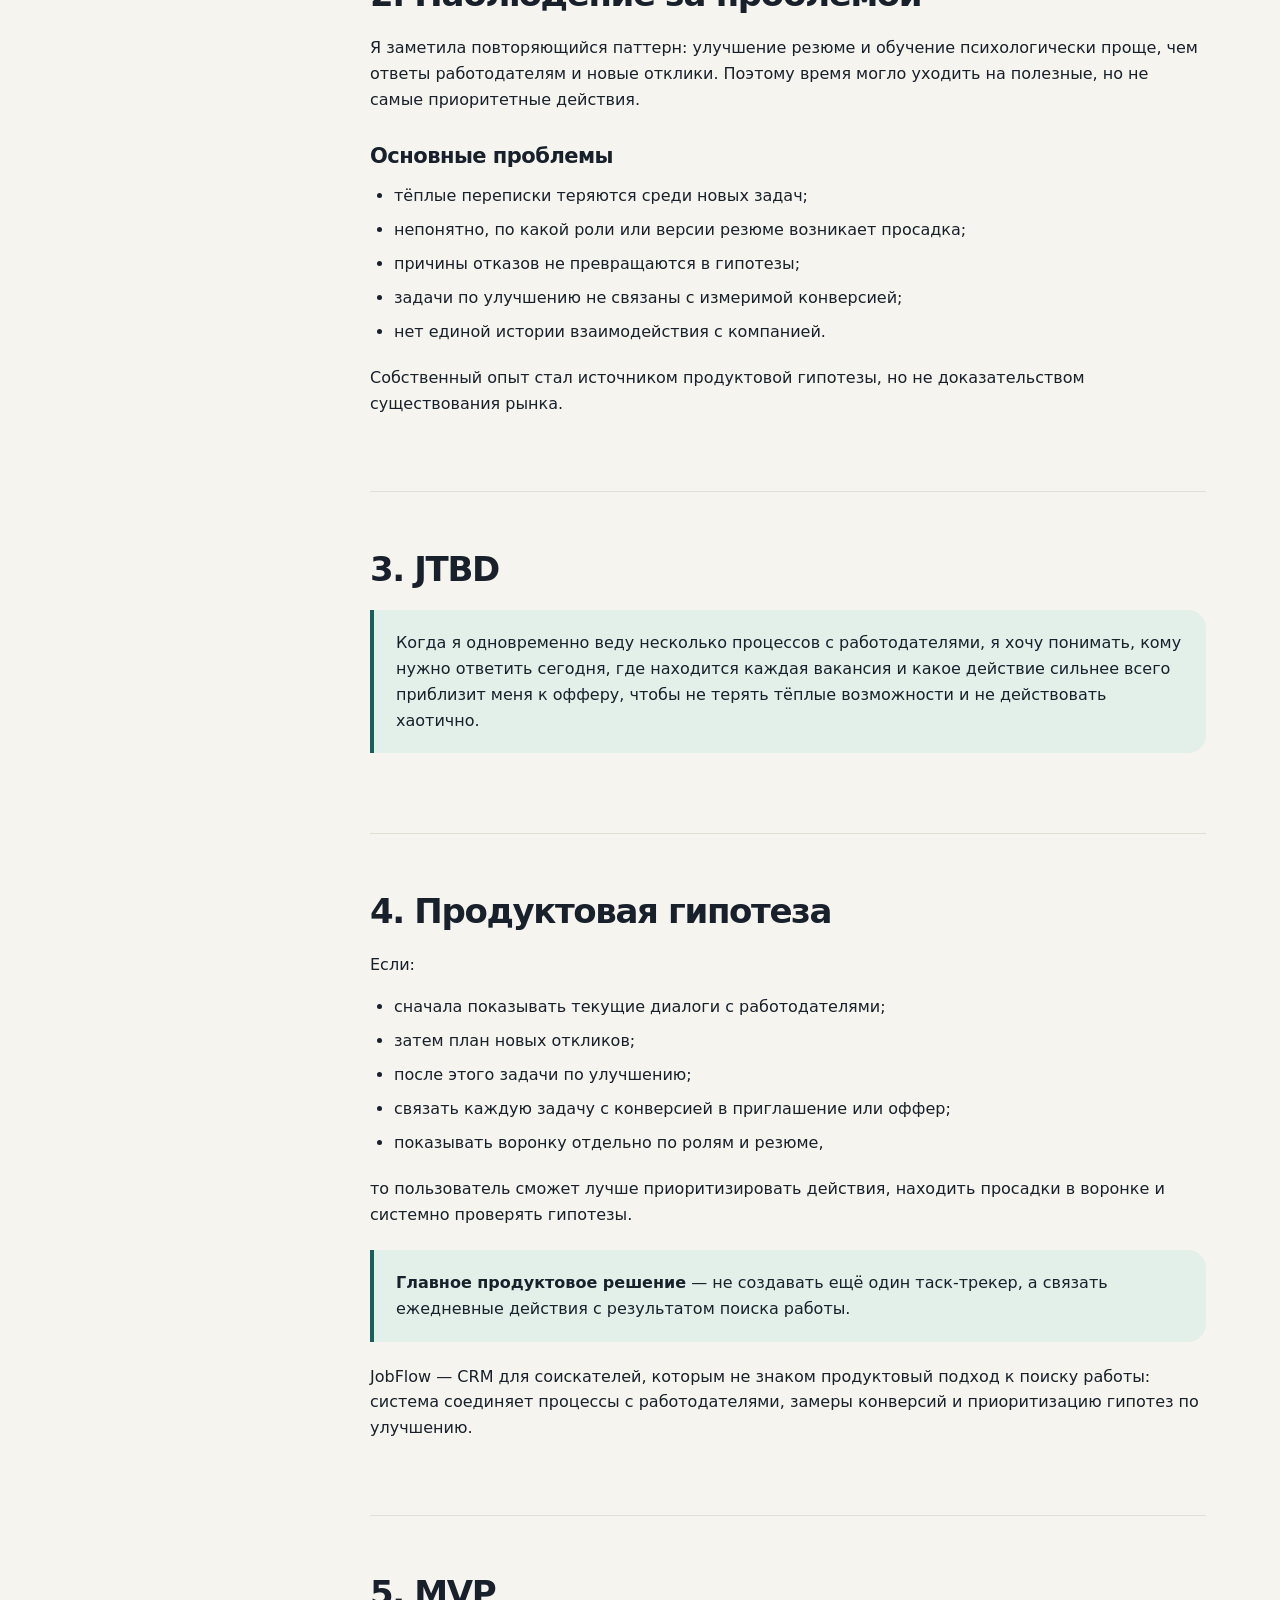
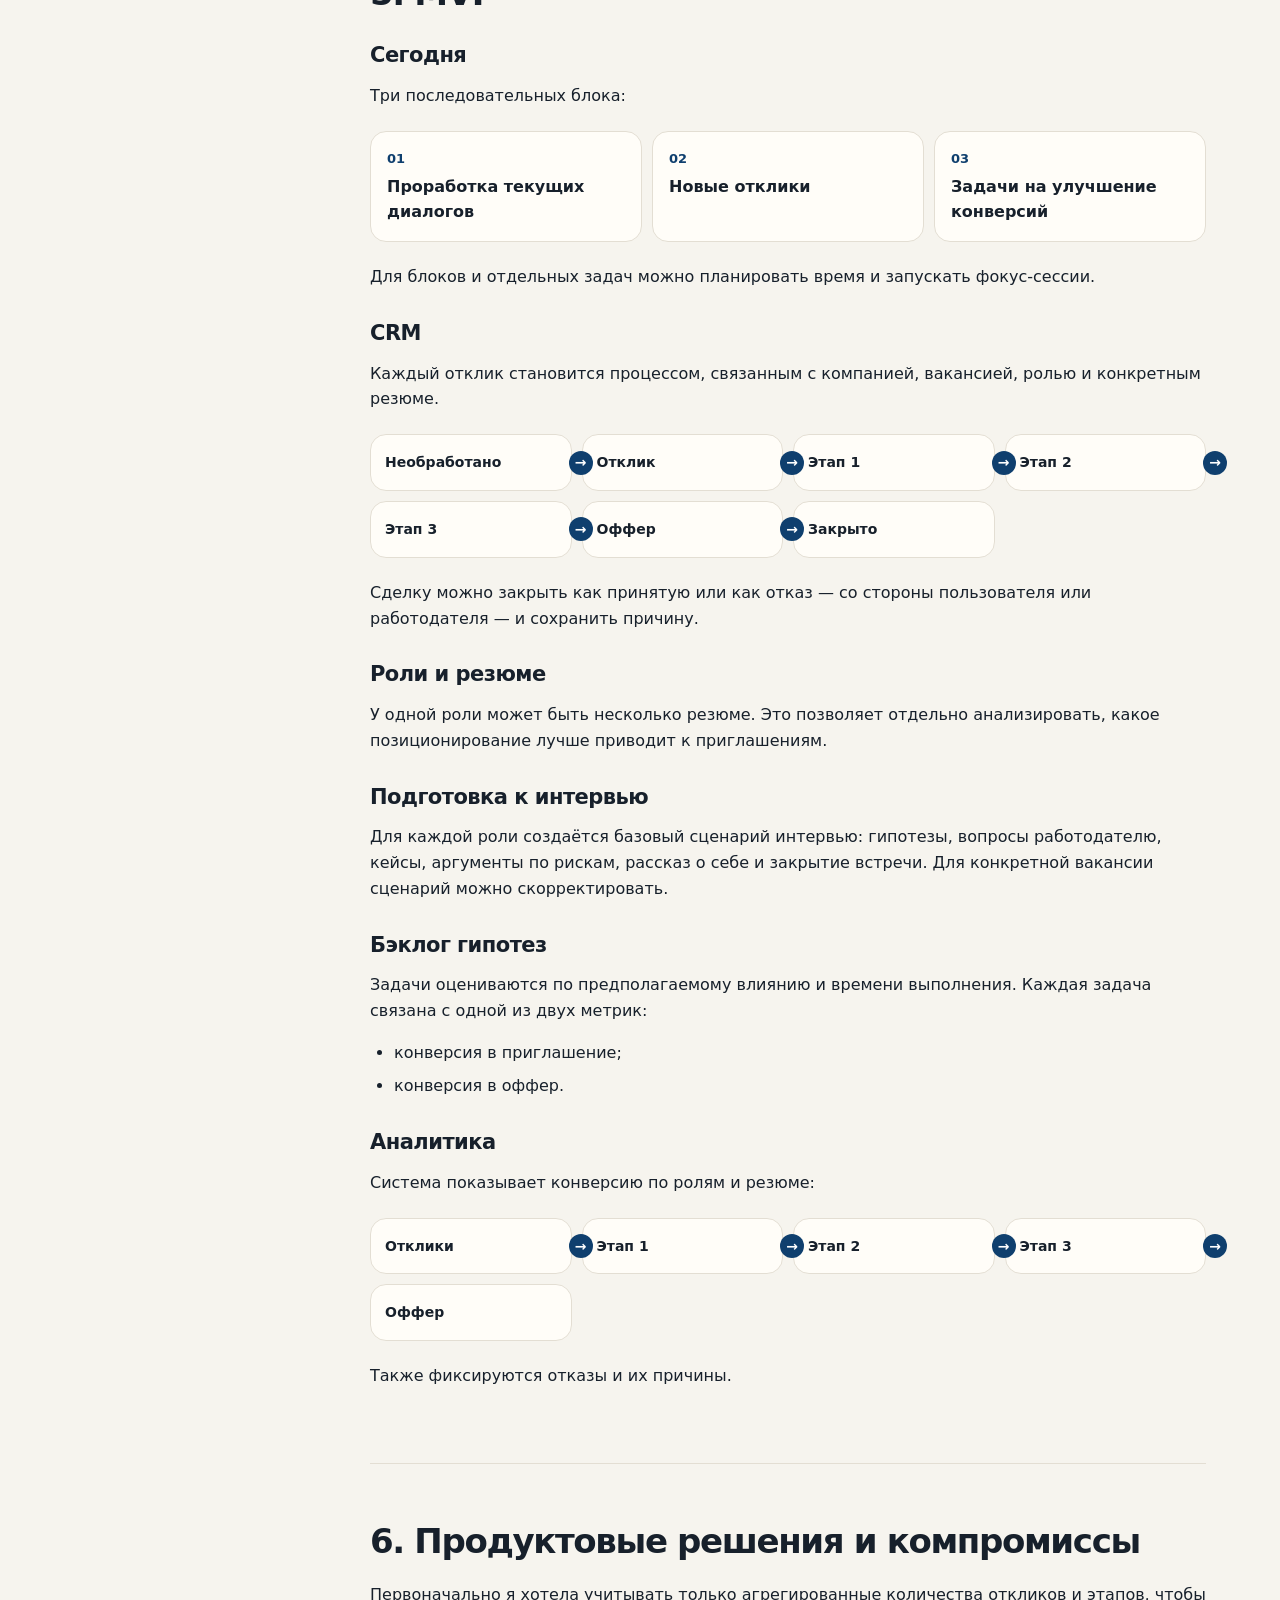
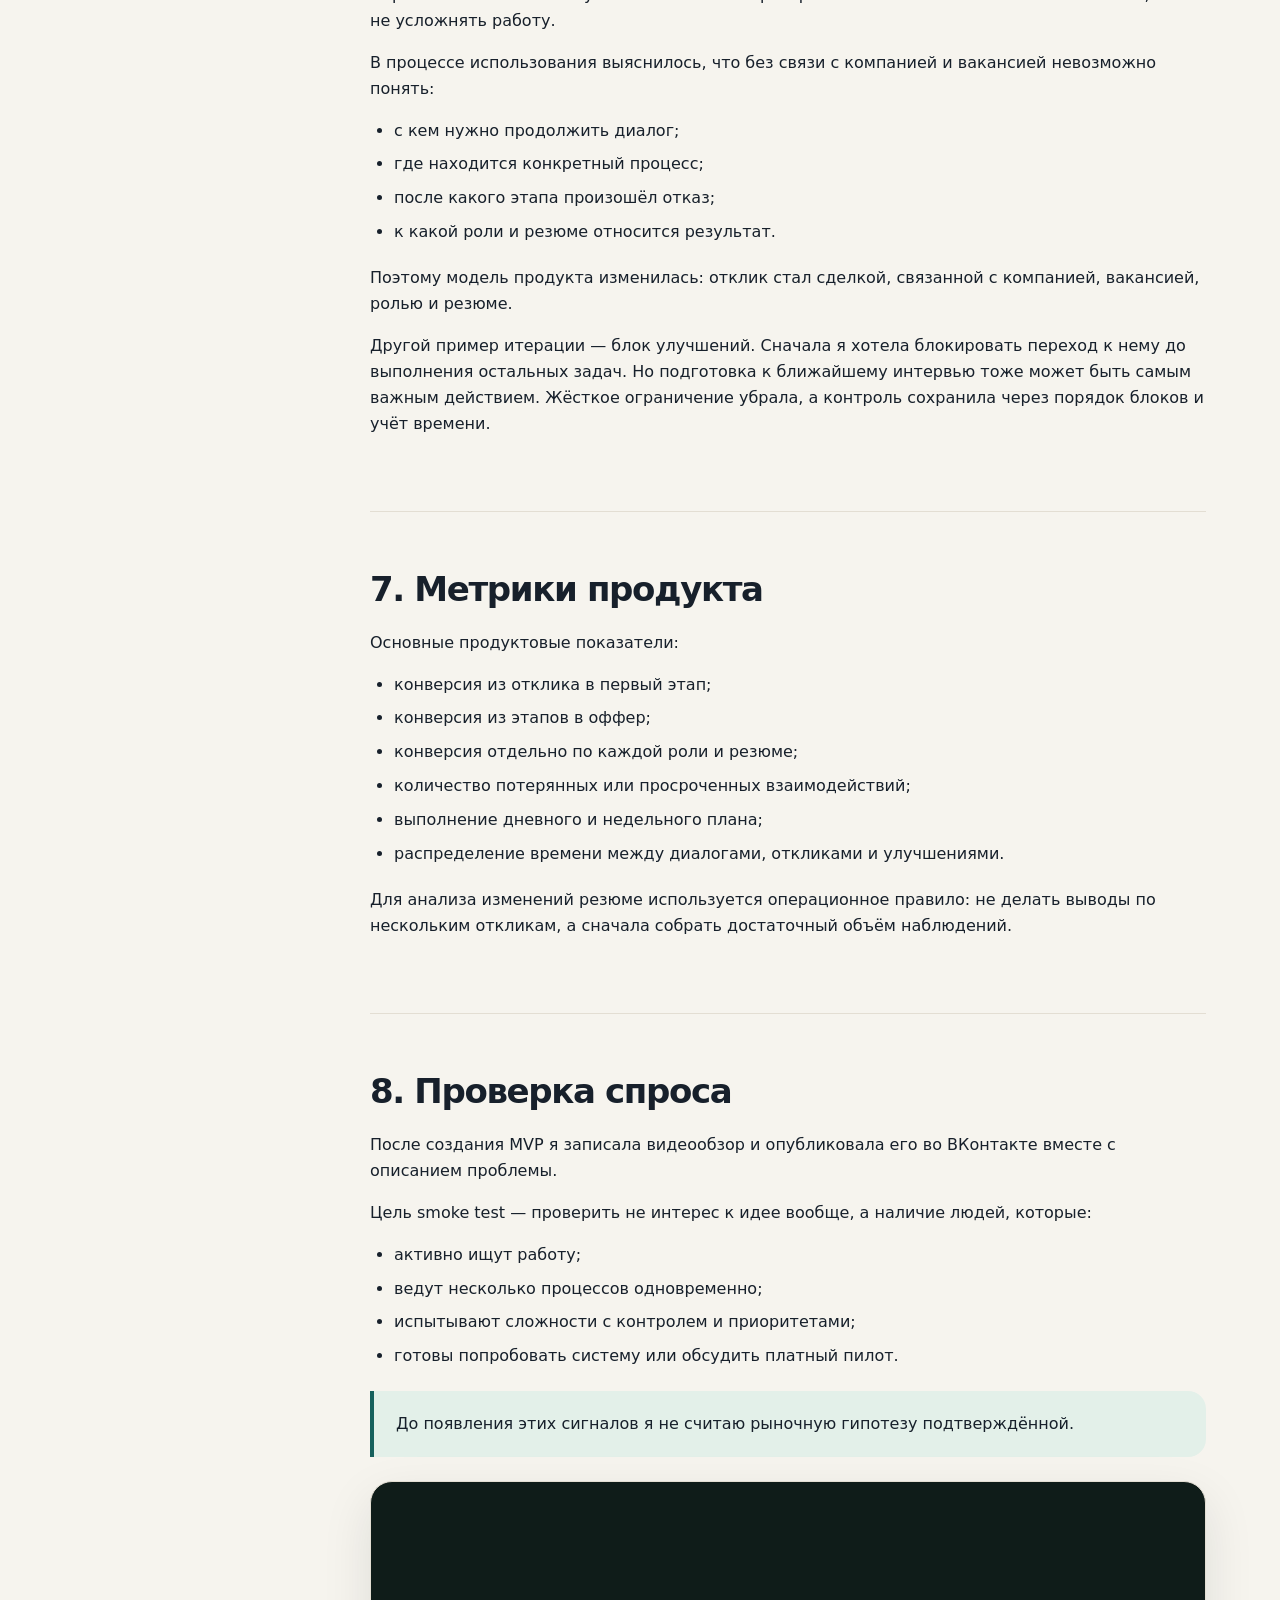
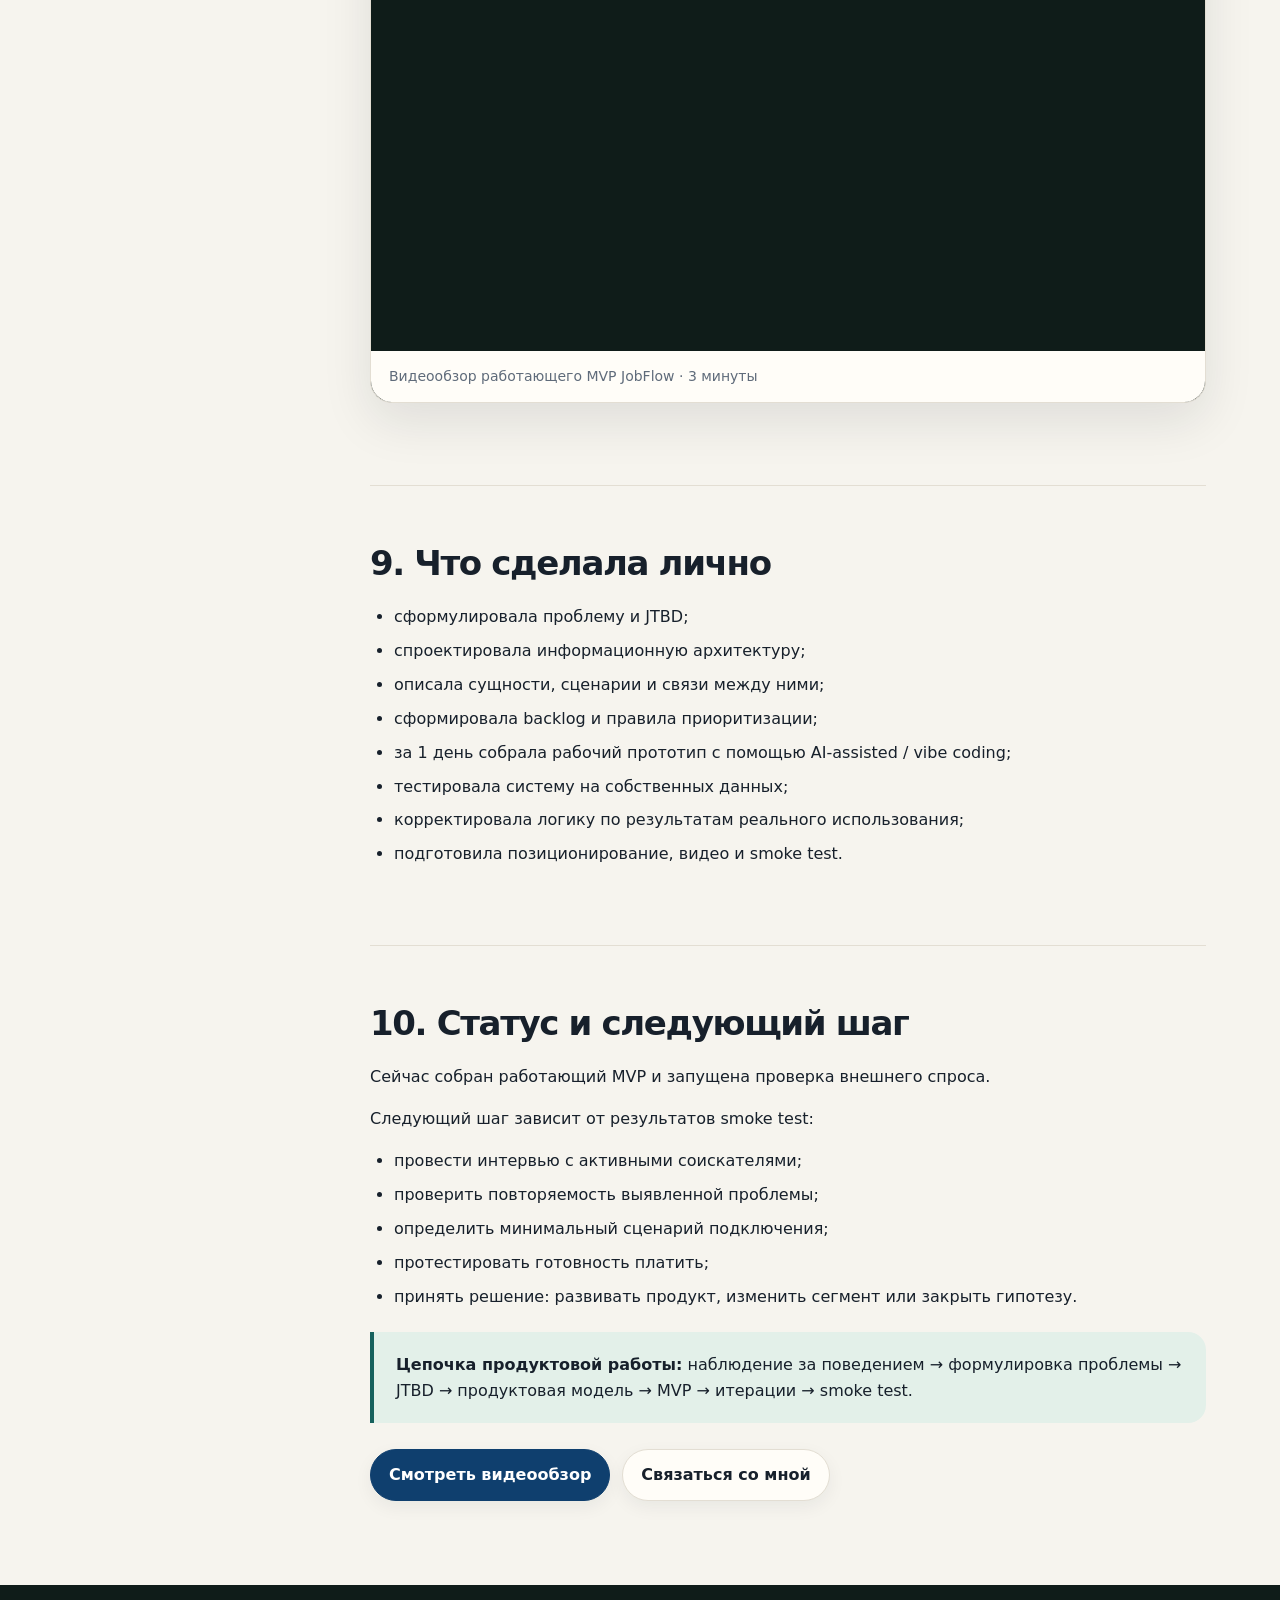
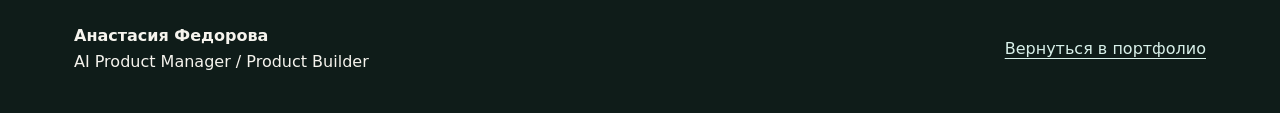
<file: cases/jobflow/index.html>
<!DOCTYPE html>
<html lang="ru">
<head>
  <meta charset="utf-8">
  <meta name="viewport" content="width=device-width, initial-scale=1">
  <title>JobFlow — продуктовый кейс Анастасии Федоровой</title>
  <meta name="description" content="От личной проблемы и JTBD — к продуктовой архитектуре, работающему MVP JobFlow и проверке спроса.">
  <link rel="stylesheet" href="../../assets/case.css">
  <style>
    .case-meta{display:grid;grid-template-columns:repeat(5,1fr);gap:12px;margin-top:34px;max-width:980px}
    .meta-item{padding:18px;border:1px solid var(--line);border-radius:20px;background:rgba(255,253,248,.82)}
    .meta-item strong,.meta-item span{display:block}.meta-item strong{color:var(--accent);font-size:14px}.meta-item span{margin-top:5px;color:var(--muted);font-size:13px;line-height:1.4}
    .hero-actions{display:flex;flex-wrap:wrap;gap:12px;margin-top:26px}
    .badge-list{display:flex;flex-wrap:wrap;gap:8px;margin:22px 0}
    .badge{padding:7px 10px;border:1px solid #cfd9d5;border-radius:999px;background:#edf4f0;color:#25493f;font-size:13px;font-weight:700}
    .video-shell{margin:24px 0;border:1px solid var(--line);border-radius:22px;overflow:hidden;background:#0f1c19;box-shadow:var(--shadow)}
    .video-frame{position:relative;width:100%;aspect-ratio:16/9}.video-frame iframe{position:absolute;inset:0;width:100%;height:100%;border:0}
    .video-caption{padding:14px 18px;background:var(--paper);color:var(--muted);font-size:14px}
    .priority-flow{display:grid;grid-template-columns:repeat(3,1fr);gap:10px;margin:22px 0}
    .priority-flow div{padding:16px;border:1px solid var(--line);border-radius:16px;background:var(--paper);font-weight:700}
    .priority-flow span{display:block;margin-bottom:5px;color:var(--accent);font-size:13px}
    @media(max-width:980px){.case-meta{grid-template-columns:1fr 1fr}}
    @media(max-width:640px){.case-meta,.priority-flow{grid-template-columns:1fr}.hero-actions .btn{width:100%}}
  </style>
</head>
<body>
<header class="site-header"><div class="wrap nav">
  <a class="brand" href="../../"><span class="brand-dot"></span><span>Анастасия Федорова</span></a>
  <nav class="nav-links" aria-label="Основная навигация">
    <details class="nav-group"><summary>Кейсы</summary><div class="dropdown"><a href="../ai-admin/"><strong>ИИ-администратор</strong><span>Аудит 361 диалога → гипотезы → MVP → результат</span></a><a href="../../#vitabot"><strong>VitaBot</strong><span>Проектирование продукта от идеи до MVP</span></a><a href="./"><strong>JobFlow</strong><span>JTBD → продуктовая модель → MVP → smoke test</span></a></div></details>
    <details class="nav-group"><summary>Продукты</summary><div class="dropdown"><a href="../../#hermes"><strong>Veluna AI</strong><span>ИИ-администраторы для клиентских коммуникаций</span></a><a href="./"><strong>JobFlow</strong><span>CRM и продуктовый подход к поиску работы</span></a><a href="../../#lifegame"><strong>Life Game</strong><span>Pet-product для целей, задач и привычек</span></a></div></details>
    <a class="nav-link" href="../../#evidence">Результаты</a><a class="nav-link" href="../../#top">Обо мне</a><a class="btn primary" href="https://t.me/anastasia_germes">Связаться</a>
  </nav>
  <details class="mobile-nav"><summary aria-label="Открыть меню"><span class="menu-icon" aria-hidden="true"></span></summary><nav class="mobile-panel" aria-label="Мобильная навигация"><div class="mobile-label">Кейсы</div><a href="../ai-admin/">ИИ-администратор</a><a href="../../#vitabot">VitaBot</a><a href="./">JobFlow</a><div class="mobile-label">Продукты</div><a href="../../#hermes">Veluna AI</a><a href="./">JobFlow</a><a href="../../#lifegame">Life Game</a><div class="mobile-label">Портфолио</div><a href="../../#evidence">Результаты</a><a href="../../#top">Обо мне</a><a class="mobile-contact" href="https://t.me/anastasia_germes">Связаться</a></nav></details>
</div></header>
<main>
<section class="case-hero"><div class="wrap">
  <a class="case-back" href="../../#jobflow">← Назад в портфолио</a>
  <div class="eyebrow">0→1 продуктовый эксперимент</div>
  <h1>JobFlow — как я превратила хаос поиска работы в управляемый продуктовый процесс</h1>
  <p class="lead">От личной проблемы и JTBD — к продуктовой архитектуре, работающему MVP и проверке спроса.</p>
  <div class="case-meta" role="group" aria-label="Параметры кейса">
    <div class="meta-item"><strong>Формат</strong><span>0→1 продуктовый эксперимент</span></div>
    <div class="meta-item"><strong>Аудитория</strong><span>Активные соискатели с несколькими процессами</span></div>
    <div class="meta-item"><strong>Скорость</strong><span>Рабочий прототип за 1 день</span></div>
    <div class="meta-item"><strong>Статус</strong><span>MVP / smoke test</span></div>
    <div class="meta-item"><strong>Моя роль</strong><span>Product Manager / Product Builder</span></div>
  </div>
  <div class="badge-list" aria-label="Компетенции"><span class="badge">Product Discovery</span><span class="badge">JTBD</span><span class="badge">0→1</span><span class="badge">Прототип за 1 день</span><span class="badge">MVP</span><span class="badge">Product Analytics</span><span class="badge">Vibe Coding</span><span class="badge">Smoke Test</span></div>
  <div class="hero-actions"><a class="btn primary" href="#video">Смотреть видеообзор · 3 минуты</a><a class="btn" href="https://t.me/anastasia_germes">Связаться со мной</a></div>
</div></section>
<div class="wrap case-layout">
<nav class="toc" aria-label="Содержание кейса"><strong>Содержание</strong><ol>
  <li><a href="#context">1. Контекст</a></li><li><a href="#problem">2. Наблюдение</a></li><li><a href="#jtbd">3. JTBD</a></li><li><a href="#hypothesis">4. Гипотеза</a></li><li><a href="#mvp">5. MVP</a></li><li><a href="#decisions">6. Решения</a></li><li><a href="#metrics">7. Метрики</a></li><li><a href="#validation">8. Спрос</a></li><li><a href="#role">9. Моя роль</a></li><li><a href="#next">10. Следующий шаг</a></li>
</ol></nav>
<article class="case-body">
<section class="case-section" id="context">
  <h2>1. Контекст</h2>
  <p>Во время активного поиска работы я одновременно работала с несколькими ролями, резюме и вакансиями. Параллельно появлялись отклики, переписки с HR, тестовые задания, интервью и задачи по улучшению резюме.</p>
  <p>В какой-то момент стало сложно понять, какое действие сейчас важнее:</p>
  <ul><li>ответить компаниям, уже проявившим интерес;</li><li>сделать новые отклики;</li><li>подготовиться к интервью;</li><li>улучшить резюме;</li><li>пройти обучение.</li></ul>
  <div class="callout"><p>Обычная таблица позволяла посчитать отклики, но не отвечала на главный вопрос: <strong>«Что мне нужно сделать сегодня, чтобы приблизиться к офферу?»</strong></p></div>
</section>
<section class="case-section" id="problem">
  <h2>2. Наблюдение за проблемой</h2>
  <p>Я заметила повторяющийся паттерн: улучшение резюме и обучение психологически проще, чем ответы работодателям и новые отклики. Поэтому время могло уходить на полезные, но не самые приоритетные действия.</p>
  <h3>Основные проблемы</h3>
  <ul><li>тёплые переписки теряются среди новых задач;</li><li>непонятно, по какой роли или версии резюме возникает просадка;</li><li>причины отказов не превращаются в гипотезы;</li><li>задачи по улучшению не связаны с измеримой конверсией;</li><li>нет единой истории взаимодействия с компанией.</li></ul>
  <p>Собственный опыт стал источником продуктовой гипотезы, но не доказательством существования рынка.</p>
</section>
<section class="case-section" id="jtbd">
  <h2>3. JTBD</h2>
  <div class="callout"><p>Когда я одновременно веду несколько процессов с работодателями, я хочу понимать, кому нужно ответить сегодня, где находится каждая вакансия и какое действие сильнее всего приблизит меня к офферу, чтобы не терять тёплые возможности и не действовать хаотично.</p></div>
</section>
<section class="case-section" id="hypothesis">
  <h2>4. Продуктовая гипотеза</h2>
  <p>Если:</p>
  <ul><li>сначала показывать текущие диалоги с работодателями;</li><li>затем план новых откликов;</li><li>после этого задачи по улучшению;</li><li>связать каждую задачу с конверсией в приглашение или оффер;</li><li>показывать воронку отдельно по ролям и резюме,</li></ul>
  <p>то пользователь сможет лучше приоритизировать действия, находить просадки в воронке и системно проверять гипотезы.</p>
  <div class="callout"><p><strong>Главное продуктовое решение</strong> — не создавать ещё один таск-трекер, а связать ежедневные действия с результатом поиска работы.</p></div>
  <p>JobFlow — CRM для соискателей, которым не знаком продуктовый подход к поиску работы: система соединяет процессы с работодателями, замеры конверсий и приоритизацию гипотез по улучшению.</p>
</section>
<section class="case-section" id="mvp">
  <h2>5. MVP</h2>
  <h3>Сегодня</h3>
  <p>Три последовательных блока:</p>
  <div class="priority-flow"><div><span>01</span>Проработка текущих диалогов</div><div><span>02</span>Новые отклики</div><div><span>03</span>Задачи на улучшение конверсий</div></div>
  <p>Для блоков и отдельных задач можно планировать время и запускать фокус-сессии.</p>
  <h3>CRM</h3>
  <p>Каждый отклик становится процессом, связанным с компанией, вакансией, ролью и конкретным резюме.</p>
  <div class="flow"><div>Необработано</div><div>Отклик</div><div>Этап 1</div><div>Этап 2</div><div>Этап 3</div><div>Оффер</div><div>Закрыто</div></div>
  <p>Сделку можно закрыть как принятую или как отказ — со стороны пользователя или работодателя — и сохранить причину.</p>
  <h3>Роли и резюме</h3>
  <p>У одной роли может быть несколько резюме. Это позволяет отдельно анализировать, какое позиционирование лучше приводит к приглашениям.</p>
  <h3>Подготовка к интервью</h3>
  <p>Для каждой роли создаётся базовый сценарий интервью: гипотезы, вопросы работодателю, кейсы, аргументы по рискам, рассказ о себе и закрытие встречи. Для конкретной вакансии сценарий можно скорректировать.</p>
  <h3>Бэклог гипотез</h3>
  <p>Задачи оцениваются по предполагаемому влиянию и времени выполнения. Каждая задача связана с одной из двух метрик:</p>
  <ul><li>конверсия в приглашение;</li><li>конверсия в оффер.</li></ul>
  <h3>Аналитика</h3>
  <p>Система показывает конверсию по ролям и резюме:</p>
  <div class="flow"><div>Отклики</div><div>Этап 1</div><div>Этап 2</div><div>Этап 3</div><div>Оффер</div></div>
  <p>Также фиксируются отказы и их причины.</p>
</section>
<section class="case-section" id="decisions">
  <h2>6. Продуктовые решения и компромиссы</h2>
  <p>Первоначально я хотела учитывать только агрегированные количества откликов и этапов, чтобы не усложнять работу.</p>
  <p>В процессе использования выяснилось, что без связи с компанией и вакансией невозможно понять:</p>
  <ul><li>с кем нужно продолжить диалог;</li><li>где находится конкретный процесс;</li><li>после какого этапа произошёл отказ;</li><li>к какой роли и резюме относится результат.</li></ul>
  <p>Поэтому модель продукта изменилась: отклик стал сделкой, связанной с компанией, вакансией, ролью и резюме.</p>
  <p>Другой пример итерации — блок улучшений. Сначала я хотела блокировать переход к нему до выполнения остальных задач. Но подготовка к ближайшему интервью тоже может быть самым важным действием. Жёсткое ограничение убрала, а контроль сохранила через порядок блоков и учёт времени.</p>
</section>
<section class="case-section" id="metrics">
  <h2>7. Метрики продукта</h2>
  <p>Основные продуктовые показатели:</p>
  <ul><li>конверсия из отклика в первый этап;</li><li>конверсия из этапов в оффер;</li><li>конверсия отдельно по каждой роли и резюме;</li><li>количество потерянных или просроченных взаимодействий;</li><li>выполнение дневного и недельного плана;</li><li>распределение времени между диалогами, откликами и улучшениями.</li></ul>
  <p>Для анализа изменений резюме используется операционное правило: не делать выводы по нескольким откликам, а сначала собрать достаточный объём наблюдений.</p>
</section>
<section class="case-section" id="validation">
  <h2>8. Проверка спроса</h2>
  <p>После создания MVP я записала видеообзор и опубликовала его во ВКонтакте вместе с описанием проблемы.</p>
  <p>Цель smoke test — проверить не интерес к идее вообще, а наличие людей, которые:</p>
  <ul><li>активно ищут работу;</li><li>ведут несколько процессов одновременно;</li><li>испытывают сложности с контролем и приоритетами;</li><li>готовы попробовать систему или обсудить платный пилот.</li></ul>
  <div class="callout"><p>До появления этих сигналов я не считаю рыночную гипотезу подтверждённой.</p></div>
  <div class="video-shell" id="video">
    <div class="video-frame"><iframe src="https://vkvideo.ru/video_ext.php?oid=-227724032&amp;id=456239039&amp;hash=89080ee55ee3c62f&amp;hd=3" title="Видеообзор JobFlow" allow="autoplay; encrypted-media; fullscreen; picture-in-picture; screen-wake-lock" allowfullscreen loading="lazy"></iframe></div>
    <div class="video-caption">Видеообзор работающего MVP JobFlow · 3 минуты</div>
  </div>
</section>
<section class="case-section" id="role">
  <h2>9. Что сделала лично</h2>
  <ul><li>сформулировала проблему и JTBD;</li><li>спроектировала информационную архитектуру;</li><li>описала сущности, сценарии и связи между ними;</li><li>сформировала backlog и правила приоритизации;</li><li>за 1 день собрала рабочий прототип с помощью AI-assisted / vibe coding;</li><li>тестировала систему на собственных данных;</li><li>корректировала логику по результатам реального использования;</li><li>подготовила позиционирование, видео и smoke test.</li></ul>
</section>
<section class="case-section" id="next">
  <h2>10. Статус и следующий шаг</h2>
  <p>Сейчас собран работающий MVP и запущена проверка внешнего спроса.</p>
  <p>Следующий шаг зависит от результатов smoke test:</p>
  <ul><li>провести интервью с активными соискателями;</li><li>проверить повторяемость выявленной проблемы;</li><li>определить минимальный сценарий подключения;</li><li>протестировать готовность платить;</li><li>принять решение: развивать продукт, изменить сегмент или закрыть гипотезу.</li></ul>
  <div class="callout"><p><strong>Цепочка продуктовой работы:</strong> наблюдение за поведением → формулировка проблемы → JTBD → продуктовая модель → MVP → итерации → smoke test.</p></div>
  <div class="hero-actions"><a class="btn primary" href="#video">Смотреть видеообзор</a><a class="btn" href="https://t.me/anastasia_germes">Связаться со мной</a></div>
</section>
</article></div>
</main>
<footer class="footer"><div class="wrap footer-inner"><div><strong>Анастасия Федорова</strong><br>AI Product Manager / Product Builder</div><a href="../../#jobflow">Вернуться в портфолио</a></div></footer>
</body>
</html>
</file>
<file: assets/case.css>
:root{
  --bg:#f6f4ee;--paper:#fffdf8;--ink:#17202b;--muted:#5f6b7a;--line:#e3ded3;
  --accent:#0f3f6e;--accent2:#16615d;--green:#e3f0e9;--sand:#eee5d2;
  --shadow:0 18px 50px rgba(23,32,43,.10);--radius:24px;--max:1180px;
}
*{box-sizing:border-box}
html{scroll-behavior:smooth;scroll-padding-top:92px}
body{margin:0;font-family:Inter,ui-sans-serif,system-ui,-apple-system,BlinkMacSystemFont,"Segoe UI",Arial,sans-serif;background:var(--bg);color:var(--ink);line-height:1.62}
a{color:inherit;text-decoration:none}
a:focus-visible,summary:focus-visible{outline:3px solid #e5a83d;outline-offset:4px;border-radius:8px}
.wrap{max-width:var(--max);margin:0 auto;padding:0 24px}
.site-header{position:sticky;top:0;z-index:30;background:rgba(246,244,238,.9);backdrop-filter:blur(18px);border-bottom:1px solid rgba(227,222,211,.75)}
.nav{min-height:72px;display:flex;align-items:center;justify-content:space-between;gap:24px}
.brand{display:flex;align-items:center;gap:12px;font-weight:800;letter-spacing:-.02em}
.brand-dot{width:12px;height:12px;border-radius:50%;background:linear-gradient(135deg,var(--accent),var(--accent2))}
.nav-links{display:flex;gap:8px;font-size:14px;color:var(--muted);align-items:center}
.nav-link,.nav-group>summary{display:flex;align-items:center;min-height:44px;padding:0 11px;border-radius:12px;font-weight:700;cursor:pointer;list-style:none}
.nav-group>summary::-webkit-details-marker,.mobile-nav>summary::-webkit-details-marker{display:none}
.nav-link:hover,.nav-group>summary:hover,.nav-group[open]>summary{background:var(--paper);color:var(--ink)}
.nav-group{position:relative}.nav-group>summary:after{content:"";width:7px;height:7px;margin-left:8px;border-right:2px solid currentColor;border-bottom:2px solid currentColor;transform:rotate(45deg) translateY(-2px)}
.nav-group[open]>summary:after{transform:rotate(225deg) translate(-1px,-1px)}
.dropdown{position:absolute;top:calc(100% + 10px);left:0;width:330px;padding:10px;border:1px solid var(--line);border-radius:18px;background:var(--paper);box-shadow:var(--shadow)}
.dropdown a{display:block;padding:12px;border-radius:12px;color:var(--ink)}.dropdown a:hover{background:var(--green)}
.dropdown strong,.dropdown span{display:block}.dropdown span{margin-top:3px;color:var(--muted);font-size:12px;line-height:1.4}
.btn{display:inline-flex;align-items:center;justify-content:center;min-height:48px;border-radius:999px;padding:12px 18px;color:var(--ink);font-size:16px;font-weight:700;border:1px solid var(--line);background:var(--paper);box-shadow:0 6px 18px rgba(23,32,43,.06)}
.btn.primary{background:var(--accent);color:#fff;border-color:var(--accent)}.btn:hover{background:#f3eee5}.btn.primary:hover{background:#0b345c}
.mobile-nav{display:none;position:relative}.mobile-nav>summary{display:grid;place-items:center;width:48px;height:48px;border:1px solid var(--line);border-radius:14px;background:var(--paper);cursor:pointer;list-style:none}
.menu-icon,.menu-icon:before,.menu-icon:after{display:block;width:21px;height:2px;border-radius:2px;background:var(--ink)}.menu-icon{position:relative}.menu-icon:before,.menu-icon:after{content:"";position:absolute;left:0}.menu-icon:before{top:-7px}.menu-icon:after{top:7px}
.mobile-nav[open] .menu-icon{background:transparent}.mobile-nav[open] .menu-icon:before{top:0;transform:rotate(45deg)}.mobile-nav[open] .menu-icon:after{top:0;transform:rotate(-45deg)}
.mobile-panel{position:absolute;right:0;top:58px;width:min(360px,calc(100vw - 32px));max-height:calc(100vh - 92px);overflow:auto;padding:16px;border:1px solid var(--line);border-radius:20px;background:var(--paper);box-shadow:var(--shadow)}
.mobile-label{margin:8px 10px 5px;color:var(--muted);font-size:11px;font-weight:800;letter-spacing:.08em;text-transform:uppercase}.mobile-panel a{display:block;padding:11px 10px;border-radius:11px;font-weight:700;color:var(--ink)}.mobile-panel a:hover{background:var(--green)}.mobile-panel .mobile-contact{margin-top:12px;text-align:center;background:var(--accent);color:#fff}
.case-back{display:inline-flex;margin-bottom:18px;color:var(--muted);font-size:14px;font-weight:700}.case-back:hover{color:var(--ink)}
.case-hero{padding:72px 0 54px;position:relative;overflow:hidden;border-bottom:1px solid var(--line)}
.case-hero:before{content:"";position:absolute;right:-170px;top:-240px;width:620px;height:620px;border-radius:50%;background:radial-gradient(circle,rgba(22,97,93,.19),transparent 67%);pointer-events:none}
.eyebrow{display:inline-flex;padding:8px 12px;border:1px solid #d4e0d6;border-radius:999px;background:#e9efe9;color:#25493f;font-size:13px;font-weight:800;text-transform:uppercase;letter-spacing:.06em}
h1{font-size:56px;line-height:1.02;letter-spacing:-.055em;margin:18px 0 18px;max-width:900px}
.lead{font-size:20px;color:var(--muted);max-width:780px;margin:0}
.hero-stats{display:grid;grid-template-columns:repeat(3,1fr);gap:12px;margin-top:34px;max-width:900px}
.hero-stat{background:rgba(255,253,248,.82);border:1px solid var(--line);border-radius:20px;padding:18px}
.hero-stat strong{display:block;color:var(--accent);font-size:28px;line-height:1.1;letter-spacing:-.04em}
.hero-stat span{display:block;margin-top:6px;color:var(--muted);font-size:13px;line-height:1.4}
.case-layout{display:grid;grid-template-columns:240px minmax(0,840px);gap:56px;align-items:start;padding-top:52px;padding-bottom:84px}
.toc{position:sticky;top:96px;border:1px solid var(--line);border-radius:20px;background:rgba(255,253,248,.82);padding:18px}
.toc strong{display:block;margin-bottom:10px;font-size:13px;text-transform:uppercase;letter-spacing:.08em;color:var(--muted)}
.toc ol{list-style:none;padding:0;margin:0;display:grid;gap:2px}
.toc a{display:block;padding:7px 8px;border-radius:9px;color:var(--muted);font-size:13px;line-height:1.35}
.toc a:hover{background:var(--green);color:var(--ink)}
.case-body{min-width:0}
.case-section{padding:0 0 58px;margin:0 0 58px;border-bottom:1px solid var(--line)}
.case-section:last-child{border-bottom:0;margin-bottom:0;padding-bottom:0}
h2{font-size:34px;line-height:1.12;letter-spacing:-.04em;margin:0 0 22px}
h3{font-size:21px;line-height:1.25;letter-spacing:-.025em;margin:30px 0 14px}
h4{font-size:17px;margin:24px 0 10px}
p{margin:0 0 16px}
ul,ol{margin:14px 0 20px;padding-left:24px}
li{margin:8px 0}
.callout{padding:20px 22px;margin:22px 0;border-left:4px solid var(--accent2);border-radius:0 18px 18px 0;background:var(--green)}
.callout p:last-child{margin-bottom:0}
.table-wrap{overflow-x:auto;margin:22px 0 28px;border:1px solid var(--line);border-radius:18px;background:var(--paper);box-shadow:0 8px 24px rgba(23,32,43,.04)}
table{width:100%;border-collapse:collapse;min-width:620px;font-size:14px}
caption{text-align:left;padding:14px 16px;font-weight:800;color:var(--muted);background:#f0ece3}
th,td{padding:13px 15px;text-align:left;vertical-align:middle;border-bottom:1px solid var(--line)}
th{background:#f0ece3;font-size:13px;line-height:1.35}
td:not(:first-child),th:not(:first-child){white-space:nowrap}
tr:last-child td{border-bottom:0}
.flow{display:grid;grid-template-columns:repeat(4,1fr);gap:10px;margin:22px 0}
.flow div{position:relative;padding:16px 14px;border:1px solid var(--line);border-radius:16px;background:var(--paper);font-size:14px;font-weight:700}
.flow div:not(:last-child):after{content:"→";position:absolute;right:-10px;top:50%;transform:translate(50%,-50%);width:24px;height:24px;display:grid;place-items:center;border-radius:50%;background:var(--accent);color:#fff;z-index:2}
details{margin:26px 0;border:1px solid var(--line);border-radius:18px;background:var(--paper);overflow:hidden}
summary{cursor:pointer;padding:17px 20px;font-weight:800;color:var(--accent)}
details[open] summary{border-bottom:1px solid var(--line);background:#f0ece3}
.details-body{padding:4px 20px 22px}
.footer{padding:38px 0;background:#0f1c19;color:#f6f4ee}
.footer-inner{display:flex;justify-content:space-between;gap:24px;align-items:center}
.footer a{text-decoration:underline;text-underline-offset:4px;color:#d9f1ea}
@media(max-width:980px){
  .nav-links{display:none}.mobile-nav{display:block}h1{font-size:46px}.case-layout{grid-template-columns:1fr;gap:28px}.toc{position:relative;top:auto}.toc ol{grid-template-columns:repeat(3,1fr)}
  .flow{grid-template-columns:repeat(2,1fr)}.flow div:nth-child(2):after{display:none}
}
@media(max-width:640px){
  .wrap{padding:0 16px}.case-hero{padding:48px 0 38px}h1{font-size:36px}.lead{font-size:17px}.hero-stats{grid-template-columns:1fr}.case-layout{padding-top:32px;padding-bottom:60px}
  .toc ol{grid-template-columns:1fr 1fr}.case-section{padding-bottom:40px;margin-bottom:40px}h2{font-size:28px}.flow{grid-template-columns:1fr}.flow div:not(:last-child):after{display:none}.footer-inner{display:block}.footer-inner a{display:inline-block;margin-top:12px}
}
</file>
